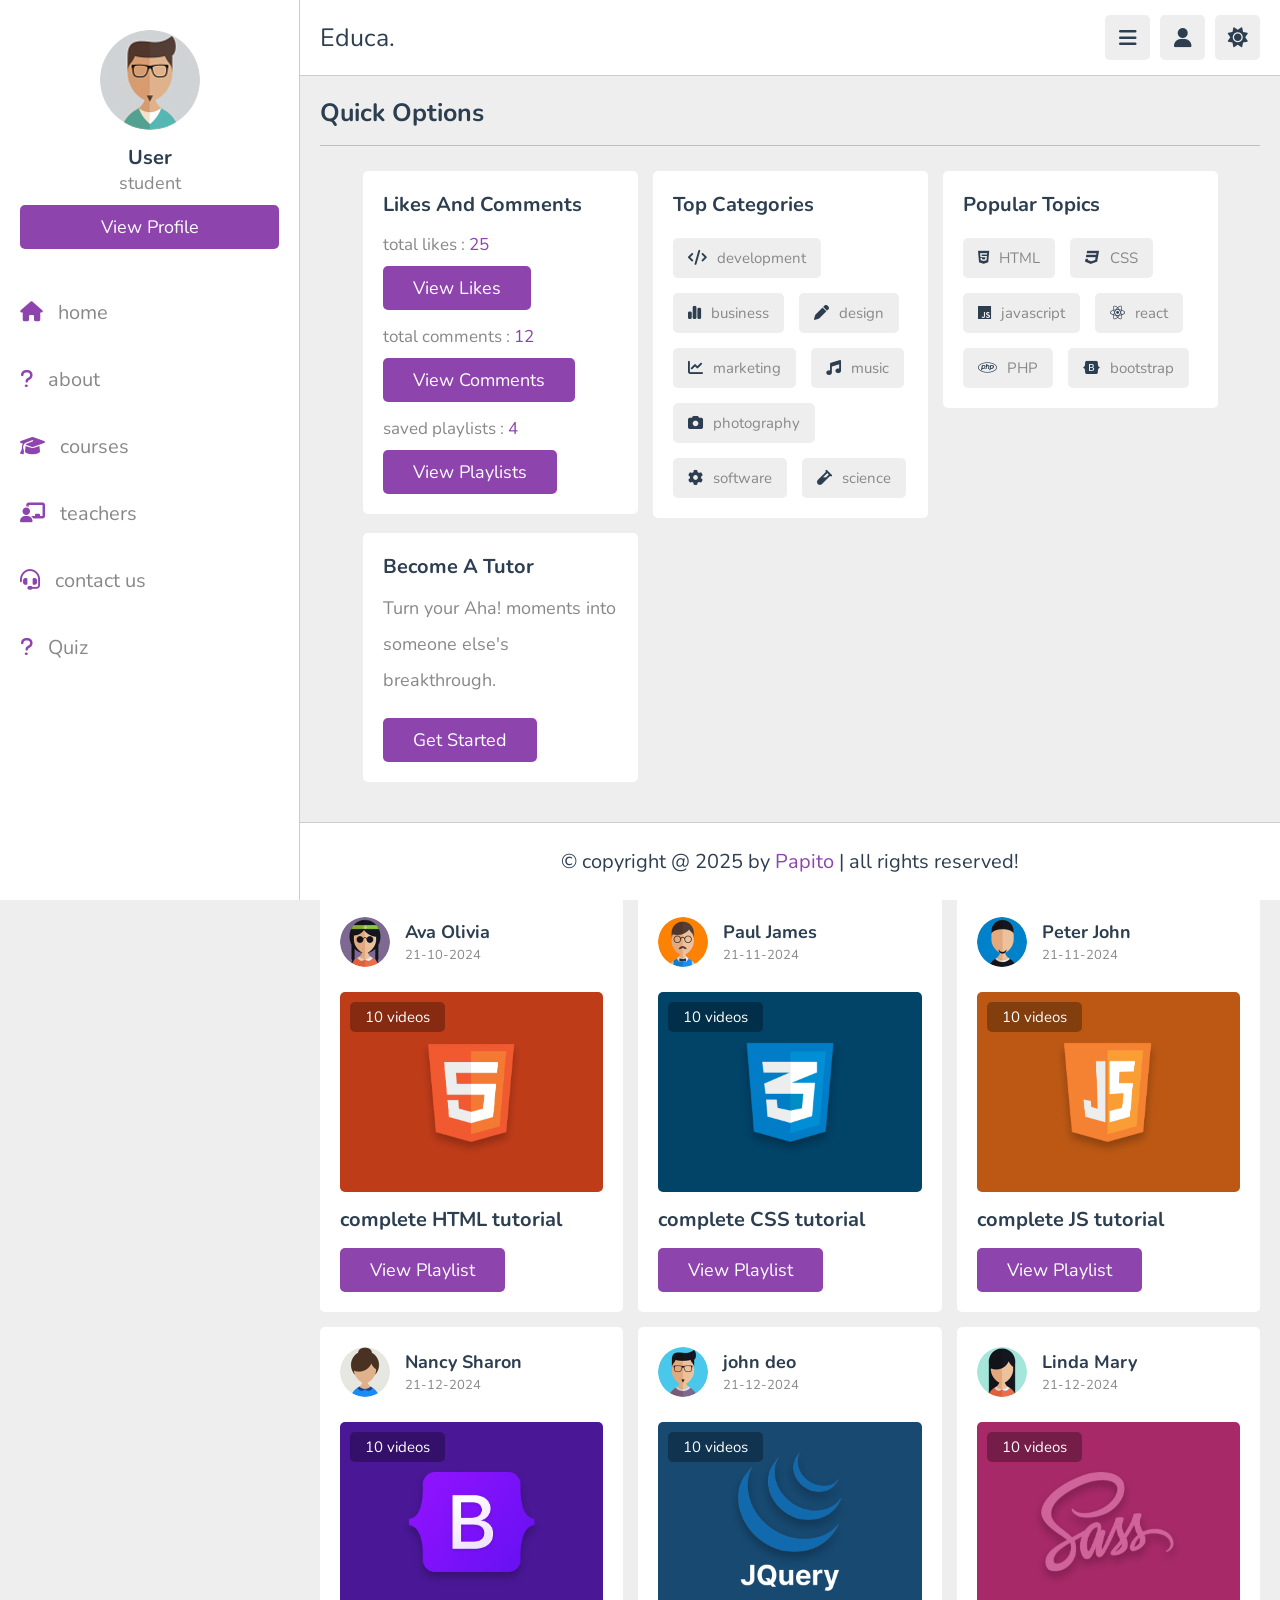
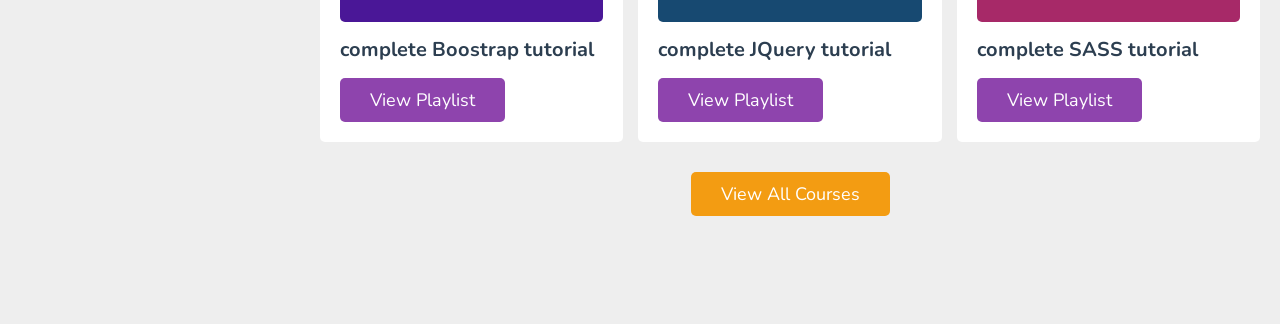
<file: index.html>
<!DOCTYPE html>
<html lang="en">
<head>
   <meta charset="UTF-8">
   <meta http-equiv="X-UA-Compatible" content="IE=edge">
   <meta name="viewport" content="width=device-width, initial-scale=1.0">
   <title>Interactive E-Learning Platform</title>

   <!-- font awesome cdn link  -->
   <link rel="stylesheet" href="https://cdnjs.cloudflare.com/ajax/libs/font-awesome/6.1.2/css/all.min.css">

   <!-- custom css file link  -->
   <link rel="stylesheet" href="css/style.css">

</head>
<body>

<header class="header">
   
   <section class="flex">

      <a href="index.html" class="logo">Educa.</a>

      <!-- <form action="search.html" method="post" class="search-form">
         <input type="text" name="search_box" required placeholder="search courses..." maxlength="100">
         <button type="submit" class="fas fa-search"></button>
      </form> -->

      <div class="icons">
         <div id="menu-btn" class="fas fa-bars"></div>
         <div id="search-btn" class="fas fa-search"></div>
         <div id="user-btn" class="fas fa-user"></div>
         <div id="toggle-btn" class="fas fa-sun"></div>
      </div>

      <div class="profile">
         <img src="images/pic-1.jpg" class="image" alt="">
         <h3 class="name">User</h3>
         <p class="role">student</p>
         <a href="profile.html" class="btn">view profile</a>
         <div class="flex-btn">
            <a href="login.html" class="option-btn">login</a>
            <a href="register.html" class="option-btn">register</a>
         </div>
      </div>

   </section>

</header>   

<div class="side-bar">

   <div id="close-btn">
      <i class="fas fa-times"></i>
   </div>

   <div class="profile">
      <img src="images/pic-1.jpg" class="image" alt="">
      <h3 class="name">User</h3>
      <p class="role">student</p>
      <a href="profile.html" class="btn">view profile</a>
   </div>

   <nav class="navbar">
      <a href="index.html"><i class="fas fa-home"></i><span>home</span></a>
      <a href="about.html"><i class="fas fa-question"></i><span>about</span></a>
      <a href="courses.html"><i class="fas fa-graduation-cap"></i><span>courses</span></a>
      <a href="teachers.html"><i class="fas fa-chalkboard-user"></i><span>teachers</span></a>
      <a href="contact.html"><i class="fas fa-headset"></i><span>contact us</span></a>
      <a href="quiz.html"><i class="fas fa-question"></i><span>Quiz</span></a>
   </nav>

</div>

<section class="home-grid">

   <h1 class="heading">quick options</h1>

   <div class="box-container">

      <div class="box">
         <h3 class="title">likes and comments</h3>
         <p class="likes">total likes : <span>25</span></p>
         <a href="#" class="inline-btn">view likes</a>
         <p class="likes">total comments : <span>12</span></p>
         <a href="#" class="inline-btn">view comments</a>
         <p class="likes">saved playlists : <span>4</span></p>
         <a href="#" class="inline-btn">view playlists</a>
      </div>

      <div class="box">
         <h3 class="title">top categories</h3>
         <div class="flex">
            <a href="#"><i class="fas fa-code"></i><span>development</span></a>
            <a href="#"><i class="fas fa-chart-simple"></i><span>business</span></a>
            <a href="#"><i class="fas fa-pen"></i><span>design</span></a>
            <a href="#"><i class="fas fa-chart-line"></i><span>marketing</span></a>
            <a href="#"><i class="fas fa-music"></i><span>music</span></a>
            <a href="#"><i class="fas fa-camera"></i><span>photography</span></a>
            <a href="#"><i class="fas fa-cog"></i><span>software</span></a>
            <a href="#"><i class="fas fa-vial"></i><span>science</span></a>
         </div>
      </div>

      <div class="box">
         <h3 class="title">popular topics</h3>
         <div class="flex">
            <a href="#"><i class="fab fa-html5"></i><span>HTML</span></a>
            <a href="#"><i class="fab fa-css3"></i><span>CSS</span></a>
            <a href="#"><i class="fab fa-js"></i><span>javascript</span></a>
            <a href="#"><i class="fab fa-react"></i><span>react</span></a>
            <a href="#"><i class="fab fa-php"></i><span>PHP</span></a>
            <a href="#"><i class="fab fa-bootstrap"></i><span>bootstrap</span></a>
         </div>
      </div>

      <div class="box">
         <h3 class="title">become a tutor</h3>
         <p class="tutor">Turn your Aha! moments into someone else's breakthrough.</p>
         <a href="teachers.html" class="inline-btn">get started</a>
      </div>

   </div>

</section>



<section class="courses">

   <h1 class="heading">our courses</h1>

   <div class="box-container">

      <div class="box">
         <div class="tutor">
            <img src="images/pic-2.jpg" alt="">
            <div class="info">
               <h3>Ava Olivia</h3>
               <span>21-10-2024</span>
            </div>
         </div>
         <div class="thumb">
            <img src="images/thumb-1.png" alt="">
            <span>10 videos</span>
         </div>
         <h3 class="title">complete HTML tutorial</h3>
         <a href="playlist.html" class="inline-btn">view playlist</a>
      </div>

      <div class="box">
         <div class="tutor">
            <img src="images/pic-3.jpg" alt="">
            <div class="info">
               <h3>Paul James</h3>
               <span>21-11-2024</span>
            </div>
         </div>
         <div class="thumb">
            <img src="images/thumb-2.png" alt="">
            <span>10 videos</span>
         </div>
         <h3 class="title">complete CSS tutorial</h3>
         <a href="playlist.html" class="inline-btn">view playlist</a>
      </div>

      <div class="box">
         <div class="tutor">
            <img src="images/pic-4.jpg" alt="">
            <div class="info">
               <h3>Peter John</h3>
               <span>21-11-2024</span>
            </div>
         </div>
         <div class="thumb">
            <img src="images/thumb-3.png" alt="">
            <span>10 videos</span>
         </div>
         <h3 class="title">complete JS tutorial</h3>
         <a href="playlist.html" class="inline-btn">view playlist</a>
      </div>

      <div class="box">
         <div class="tutor">
            <img src="images/pic-5.jpg" alt="">
            <div class="info">
               <h3>Nancy Sharon</h3>
               <span>21-12-2024</span>
            </div>
         </div>
         <div class="thumb">
            <img src="images/thumb-4.png" alt="">
            <span>10 videos</span>
         </div>
         <h3 class="title">complete Boostrap tutorial</h3>
         <a href="playlist.html" class="inline-btn">view playlist</a>
      </div>

      <div class="box">
         <div class="tutor">
            <img src="images/pic-6.jpg" alt="">
            <div class="info">
               <h3>john deo</h3>
               <span>21-12-2024</span>
            </div>
         </div>
         <div class="thumb">
            <img src="images/thumb-5.png" alt="">
            <span>10 videos</span>
         </div>
         <h3 class="title">complete JQuery tutorial</h3>
         <a href="playlist.html" class="inline-btn">view playlist</a>
      </div>

      <div class="box">
         <div class="tutor">
            <img src="images/pic-7.jpg" alt="">
            <div class="info">
               <h3>Linda Mary</h3>
               <span>21-12-2024</span>
            </div>
         </div>
         <div class="thumb">
            <img src="images/thumb-6.png" alt="">
            <span>10 videos</span>
         </div>
         <h3 class="title">complete SASS tutorial</h3>
         <a href="playlist.html" class="inline-btn">view playlist</a>
      </div>

   </div>

   <div class="more-btn">
      <a href="courses.html" class="inline-option-btn">view all courses</a>
   </div>

</section>















<footer class="footer">

   &copy; copyright @ 2025 by <span>Papito</span> | all rights reserved!

</footer>

<!-- custom js file link  -->
<script src="js/script.js"></script>

   
</body>
</html>
</file>
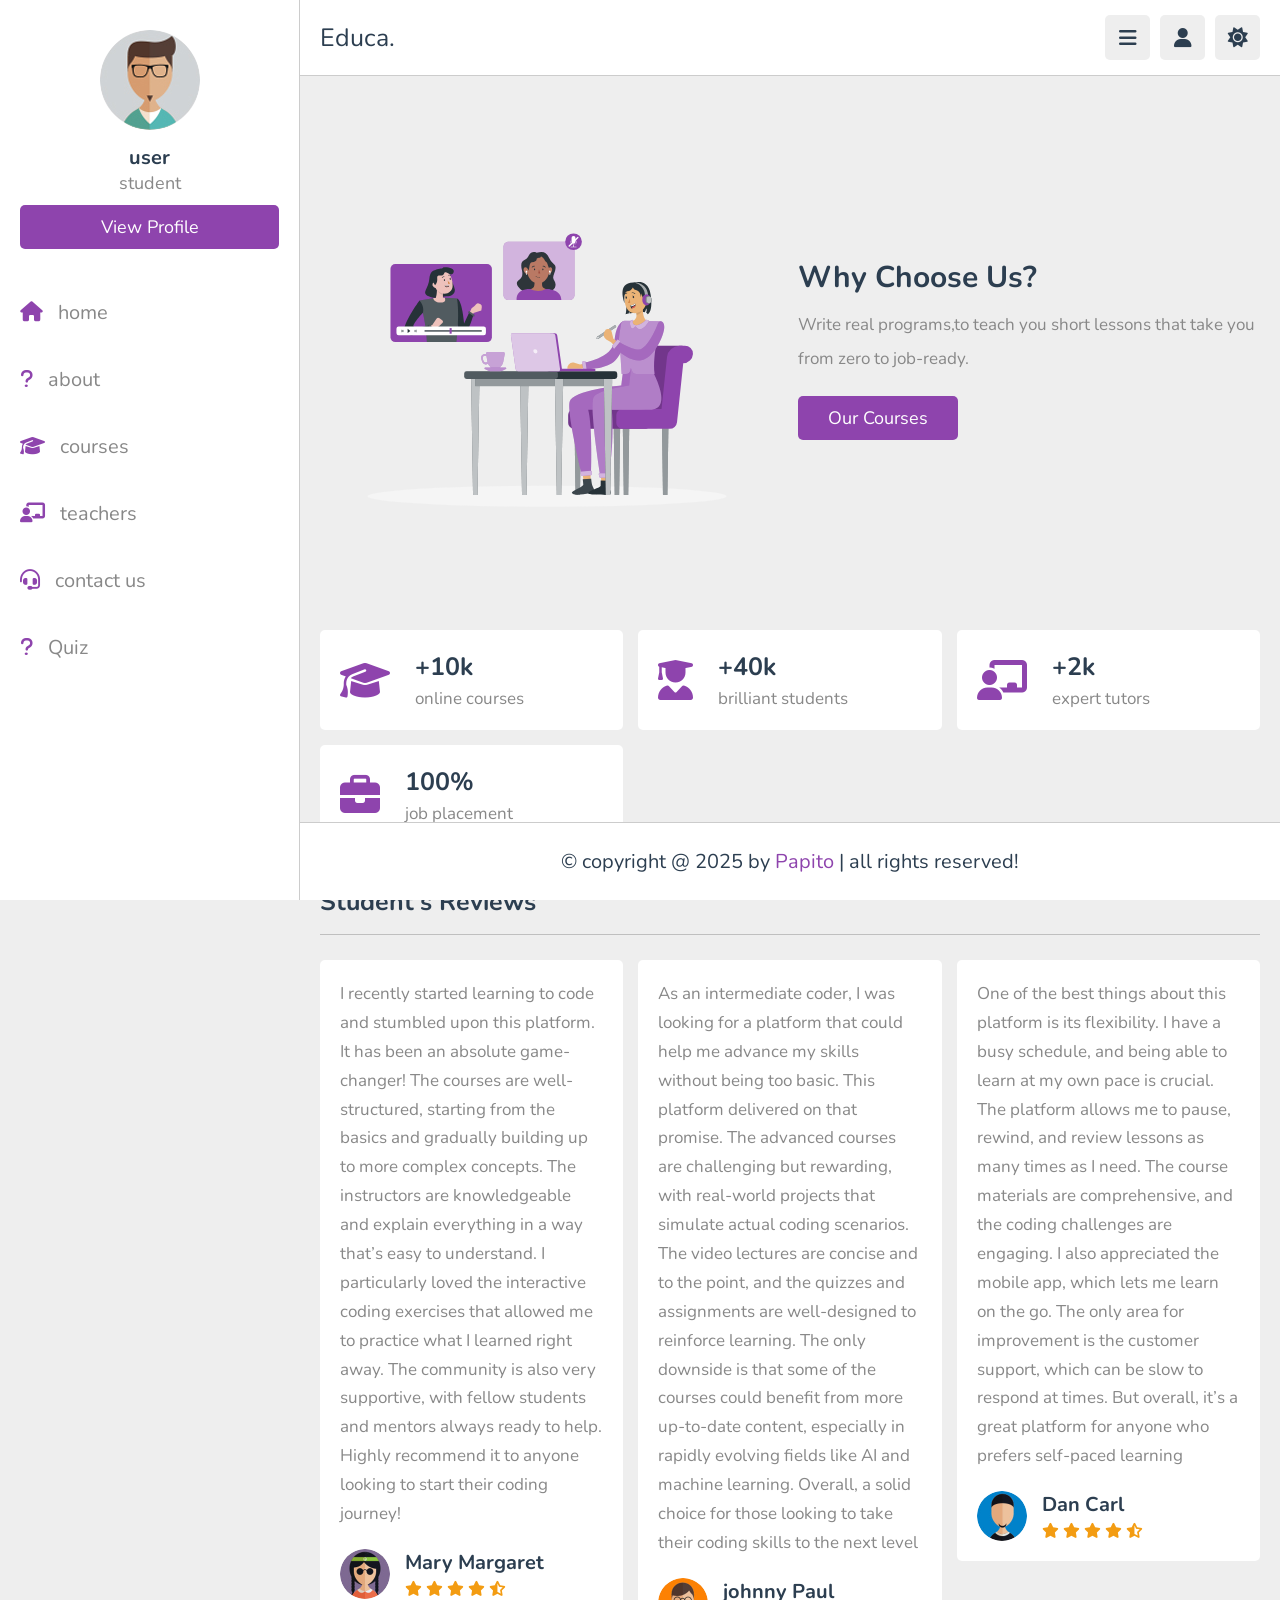
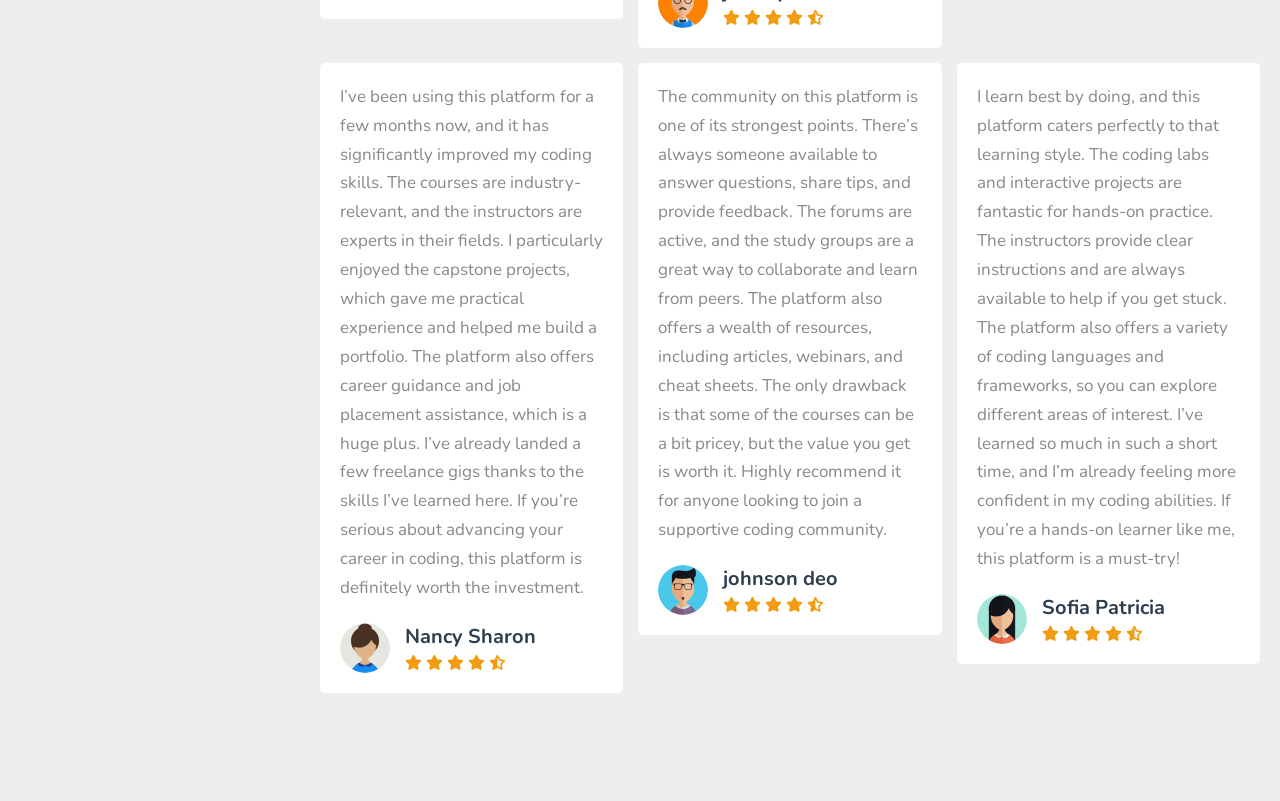
<file: about.html>
<!DOCTYPE html>
<html lang="en">
<head>
   <meta charset="UTF-8">
   <meta http-equiv="X-UA-Compatible" content="IE=edge">
   <meta name="viewport" content="width=device-width, initial-scale=1.0">
   <title>about us</title>

   <!-- font awesome cdn link  -->
   <link rel="stylesheet" href="https://cdnjs.cloudflare.com/ajax/libs/font-awesome/6.1.2/css/all.min.css">

   <!-- custom css file link  -->
   <link rel="stylesheet" href="css/style.css">

</head>
<body>

<header class="header">
   
   <section class="flex">

      <a href="index.html" class="logo">Educa.</a>

      <!-- <form action="search.html" method="post" class="search-form">
         <input type="text" name="search_box" required placeholder="search courses..." maxlength="100">
         <button type="submit" class="fas fa-search"></button>
      </form> -->

      <div class="icons">
         <div id="menu-btn" class="fas fa-bars"></div>
         <div id="search-btn" class="fas fa-search"></div>
         <div id="user-btn" class="fas fa-user"></div>
         <div id="toggle-btn" class="fas fa-sun"></div>
      </div>

      <div class="profile">
         <img src="images/pic-1.jpg" class="image" alt="">
         <h3 class="name">user</h3>
         <p class="role">student</p>
         <a href="profile.html" class="btn">view profile</a>
         <div class="flex-btn">
            <a href="login.html" class="option-btn">login</a>
            <a href="register.html" class="option-btn">register</a>
         </div>
      </div>

   </section>

</header>   

<div class="side-bar">

   <div id="close-btn">
      <i class="fas fa-times"></i>
   </div>

   <div class="profile">
      <img src="images/pic-1.jpg" class="image" alt="">
      <h3 class="name">user</h3>
      <p class="role">student</p>
      <a href="profile.html" class="btn">view profile</a>
   </div>

   <nav class="navbar">
      <a href="index.html"><i class="fas fa-home"></i><span>home</span></a>
      <a href="about.html"><i class="fas fa-question"></i><span>about</span></a>
      <a href="courses.html"><i class="fas fa-graduation-cap"></i><span>courses</span></a>
      <a href="teachers.html"><i class="fas fa-chalkboard-user"></i><span>teachers</span></a>
      <a href="contact.html"><i class="fas fa-headset"></i><span>contact us</span></a>
      <a href="quiz.html"><i class="fas fa-question"></i><span>Quiz</span></a>
   </nav>

</div>

<section class="about">

   <div class="row">

      <div class="image">
         <img src="images/about-img.svg" alt="">
      </div>

      <div class="content">
         <h3>why choose us?</h3>
         <p>Write real programs,to teach you short lessons that take you from zero to job-ready.</p>
         <a href="courses.html" class="inline-btn">our courses</a>
      </div>

   </div>

   <div class="box-container">

      <div class="box">
         <i class="fas fa-graduation-cap"></i>
         <div>
            <h3>+10k</h3>
            <p>online courses</p>
         </div>
      </div>

      <div class="box">
         <i class="fas fa-user-graduate"></i>
         <div>
            <h3>+40k</h3>
            <p>brilliant students</p>
         </div>
      </div>

      <div class="box">
         <i class="fas fa-chalkboard-user"></i>
         <div>
            <h3>+2k</h3>
            <p>expert tutors</p>
         </div>
      </div>

      <div class="box">
         <i class="fas fa-briefcase"></i>
         <div>
            <h3>100%</h3>
            <p>job placement</p>
         </div>
      </div>

   </div>

</section> 

<section class="reviews">

   <h1 class="heading">student's reviews</h1>

   <div class="box-container">

      <div class="box">
         <p>I recently started learning to code and stumbled upon this platform. It has been an absolute game-changer! The courses are well-structured, starting from the basics and gradually building up to more complex concepts. The instructors are knowledgeable and explain everything in a way that’s easy to understand. I particularly loved the interactive coding exercises that allowed me to practice what I learned right away. The community is also very supportive, with fellow students and mentors always ready to help. Highly recommend it to anyone looking to start their coding journey!</p>
         <div class="student">
            <img src="images/pic-2.jpg" alt="">
            <div>
               <h3>Mary Margaret</h3>
               <div class="stars">
                  <i class="fas fa-star"></i>
                  <i class="fas fa-star"></i>
                  <i class="fas fa-star"></i>
                  <i class="fas fa-star"></i>
                  <i class="fas fa-star-half-alt"></i>
               </div>
            </div>
         </div>
      </div>

      <div class="box">
         <p>As an intermediate coder, I was looking for a platform that could help me advance my skills without being too basic. This platform delivered on that promise. The advanced courses are challenging but rewarding, with real-world projects that simulate actual coding scenarios. The video lectures are concise and to the point, and the quizzes and assignments are well-designed to reinforce learning. The only downside is that some of the courses could benefit from more up-to-date content, especially in rapidly evolving fields like AI and machine learning. Overall, a solid choice for those looking to take their coding skills to the next level</p>
         <div class="student">
            <img src="images/pic-3.jpg" alt="">
            <div>
               <h3>johnny Paul</h3>
               <div class="stars">
                  <i class="fas fa-star"></i>
                  <i class="fas fa-star"></i>
                  <i class="fas fa-star"></i>
                  <i class="fas fa-star"></i>
                  <i class="fas fa-star-half-alt"></i>
               </div>
            </div>
         </div>
      </div>

      <div class="box">
         <p>One of the best things about this platform is its flexibility. I have a busy schedule, and being able to learn at my own pace is crucial. The platform allows me to pause, rewind, and review lessons as many times as I need. The course materials are comprehensive, and the coding challenges are engaging. I also appreciated the mobile app, which lets me learn on the go. The only area for improvement is the customer support, which can be slow to respond at times. But overall, it’s a great platform for anyone who prefers self-paced learning</p>
         <div class="student">
            <img src="images/pic-4.jpg" alt="">
            <div>
               <h3>Dan Carl</h3>
               <div class="stars">
                  <i class="fas fa-star"></i>
                  <i class="fas fa-star"></i>
                  <i class="fas fa-star"></i>
                  <i class="fas fa-star"></i>
                  <i class="fas fa-star-half-alt"></i>
               </div>
            </div>
         </div>
      </div>

      <div class="box">
         <p>I’ve been using this platform for a few months now, and it has significantly improved my coding skills. The courses are industry-relevant, and the instructors are experts in their fields. I particularly enjoyed the capstone projects, which gave me practical experience and helped me build a portfolio. The platform also offers career guidance and job placement assistance, which is a huge plus. I’ve already landed a few freelance gigs thanks to the skills I’ve learned here. If you’re serious about advancing your career in coding, this platform is definitely worth the investment.</p>
         <div class="student">
            <img src="images/pic-5.jpg" alt="">
            <div>
               <h3>Nancy Sharon</h3>
               <div class="stars">
                  <i class="fas fa-star"></i>
                  <i class="fas fa-star"></i>
                  <i class="fas fa-star"></i>
                  <i class="fas fa-star"></i>
                  <i class="fas fa-star-half-alt"></i>
               </div>
            </div>
         </div>
      </div>

      <div class="box">
         <p>The community on this platform is one of its strongest points. There’s always someone available to answer questions, share tips, and provide feedback. The forums are active, and the study groups are a great way to collaborate and learn from peers. The platform also offers a wealth of resources, including articles, webinars, and cheat sheets. The only drawback is that some of the courses can be a bit pricey, but the value you get is worth it. Highly recommend it for anyone looking to join a supportive coding community.</p>
         <div class="student">
            <img src="images/pic-6.jpg" alt="">
            <div>
               <h3>johnson deo </h3>
               <div class="stars">
                  <i class="fas fa-star"></i>
                  <i class="fas fa-star"></i>
                  <i class="fas fa-star"></i>
                  <i class="fas fa-star"></i>
                  <i class="fas fa-star-half-alt"></i>
               </div>
            </div>
         </div>
      </div>

      <div class="box">
         <p>I learn best by doing, and this platform caters perfectly to that learning style. The coding labs and interactive projects are fantastic for hands-on practice. The instructors provide clear instructions and are always available to help if you get stuck. The platform also offers a variety of coding languages and frameworks, so you can explore different areas of interest. I’ve learned so much in such a short time, and I’m already feeling more confident in my coding abilities. If you’re a hands-on learner like me, this platform is a must-try!</p>
         <div class="student">
            <img src="images/pic-7.jpg" alt="">
            <div>
               <h3>Sofia Patricia</h3>
               <div class="stars">
                  <i class="fas fa-star"></i>
                  <i class="fas fa-star"></i>
                  <i class="fas fa-star"></i>
                  <i class="fas fa-star"></i>
                  <i class="fas fa-star-half-alt"></i>
               </div>
            </div>
         </div>
      </div>

   </div>

</section>













<footer class="footer">

   &copy; copyright @ 2025 by <span>Papito</span> | all rights reserved!

</footer>

<!-- custom js file link  -->
<script src="js/script.js"></script>

   
</body>
</html>
</file>
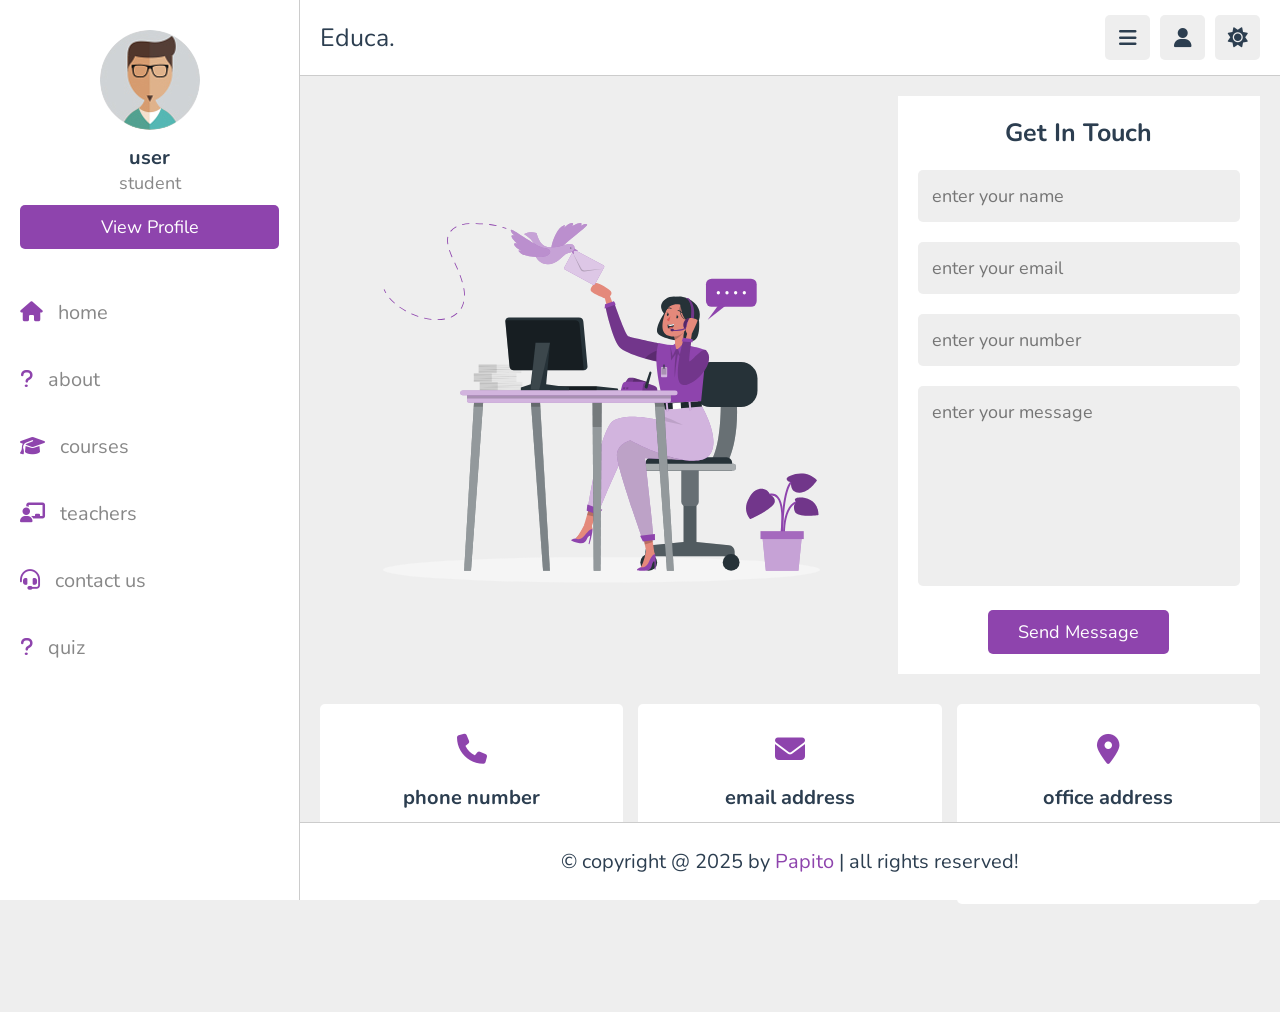
<file: contact.html>
<!DOCTYPE html>
<html lang="en">
<head>
   <meta charset="UTF-8">
   <meta http-equiv="X-UA-Compatible" content="IE=edge">
   <meta name="viewport" content="width=device-width, initial-scale=1.0">
   <title>contact us</title>

   <!-- font awesome cdn link  -->
   <link rel="stylesheet" href="https://cdnjs.cloudflare.com/ajax/libs/font-awesome/6.1.2/css/all.min.css">

   <!-- custom css file link  -->
   <link rel="stylesheet" href="css/style.css">

</head>
<body>

<header class="header">
   
   <section class="flex">

      <a href="index.html" class="logo">Educa.</a>
<!-- 
      <form action="search.html" method="post" class="search-form">
         <input type="text" name="search_box" required placeholder="search courses..." maxlength="100">
         <button type="submit" class="fas fa-search"></button>
      </form> -->

      <div class="icons">
         <div id="menu-btn" class="fas fa-bars"></div>
         <div id="search-btn" class="fas fa-search"></div>
         <div id="user-btn" class="fas fa-user"></div>
         <div id="toggle-btn" class="fas fa-sun"></div>
      </div>

      <div class="profile">
         <img src="images/pic-1.jpg" class="image" alt="">
         <h3 class="name">user</h3>
         <p class="role">student</p>
         <a href="profile.html" class="btn">view profile</a>
         <div class="flex-btn">
            <a href="login.html" class="option-btn">login</a>
            <a href="register.html" class="option-btn">register</a>
         </div>
      </div>

   </section>

</header>   

<div class="side-bar">

   <div id="close-btn">
      <i class="fas fa-times"></i>
   </div>

   <div class="profile">
      <img src="images/pic-1.jpg" class="image" alt="">
      <h3 class="name">user</h3>
      <p class="role">student</p>
      <a href="profile.html" class="btn">view profile</a>
   </div>

   <nav class="navbar">
      <a href="index.html"><i class="fas fa-home"></i><span>home</span></a>
      <a href="about.html"><i class="fas fa-question"></i><span>about</span></a>
      <a href="courses.html"><i class="fas fa-graduation-cap"></i><span>courses</span></a>
      <a href="teachers.html"><i class="fas fa-chalkboard-user"></i><span>teachers</span></a>
      <a href="contact.html"><i class="fas fa-headset"></i><span>contact us</span></a>
      <a href="quiz.html"><i class="fas fa-question"></i><span>quiz</span></a>
   </nav>

</div>

<section class="contact">

   <div class="row">

      <div class="image">
         <img src="images/contact-img.svg" alt="">
      </div>

      <form action="" method="post">
         <h3>get in touch</h3>
         <input type="text" placeholder="enter your name" name="name" required maxlength="50" class="box">
         <input type="email" placeholder="enter your email" name="email" required maxlength="50" class="box">
         <input type="number" placeholder="enter your number" name="number" required maxlength="50" class="box">
         <textarea name="msg" class="box" placeholder="enter your message" required maxlength="1000" cols="30" rows="10"></textarea>
         <input type="submit" value="send message" class="inline-btn" name="submit">
      </form>

   </div>

   <div class="box-container">

      <div class="box">
         <i class="fas fa-phone"></i>
         <h3>phone number</h3>
         <a href="tel:https://wa.me/+2348143535266">081-435-35266</a>
         <!-- <a href="tel:1112223333">111-222-3333</a> -->
      </div>
      
      <div class="box">
         <i class="fas fa-envelope"></i>
         <h3>email address</h3>
         <a href="mailto:sodiqjimoh478@gmail.com">sodiqjimoh478@gmail.com</a>
         <!-- <a href="mailto:anasbhai@gmail.com">anasbhiai@gmail.come</a> -->
      </div>

      <div class="box">
         <i class="fas fa-map-marker-alt"></i>
         <h3>office address</h3>
         <a href="#">2b,Adetola adelaja Meiran Lagos Nigeria</a>
      </div>

   </div>

</section>














<footer class="footer">

   &copy; copyright @ 2025 by <span>Papito</span> | all rights reserved!

</footer>

<!-- custom js file link  -->
<script src="js/script.js"></script>

   
</body>
</html>
</file>
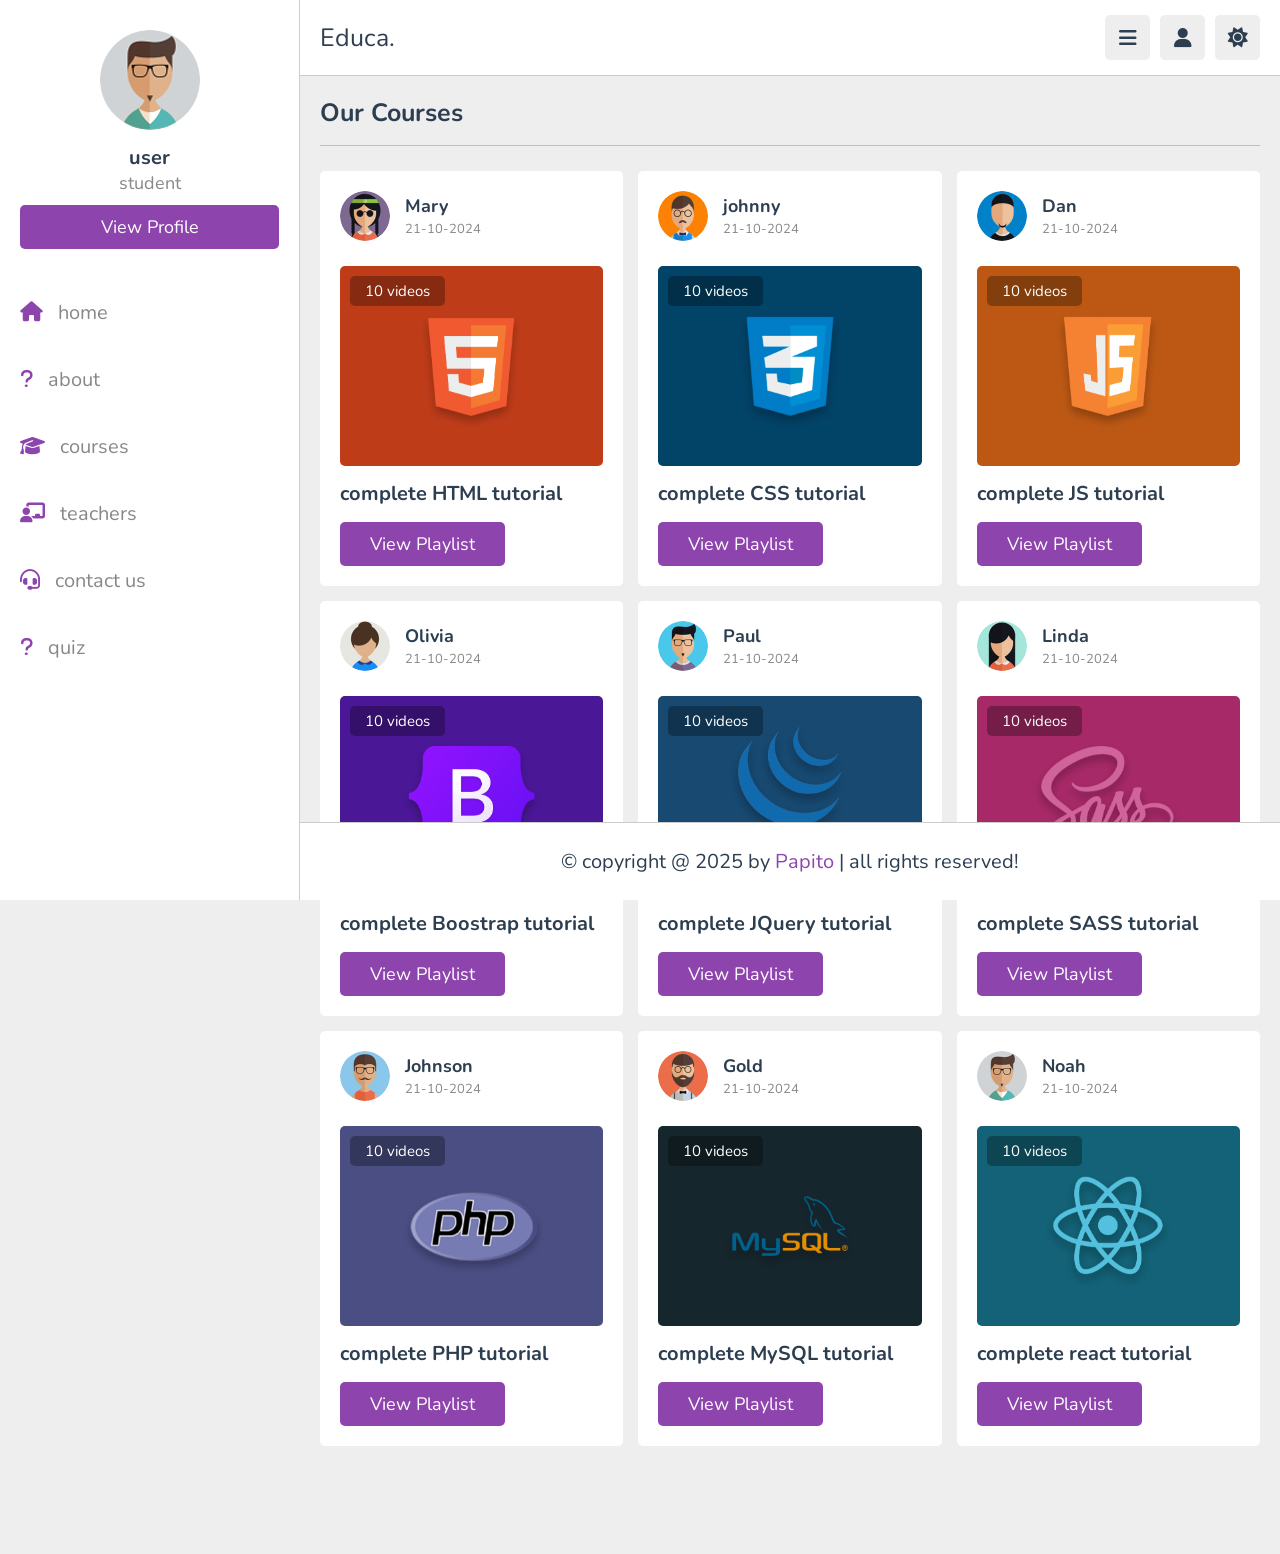
<file: courses.html>
<!DOCTYPE html>
<html lang="en">
<head>
   <meta charset="UTF-8">
   <meta http-equiv="X-UA-Compatible" content="IE=edge">
   <meta name="viewport" content="width=device-width, initial-scale=1.0">
   <title>courses</title>

   <!-- font awesome cdn link  -->
   <link rel="stylesheet" href="https://cdnjs.cloudflare.com/ajax/libs/font-awesome/6.1.2/css/all.min.css">

   <!-- custom css file link  -->
   <link rel="stylesheet" href="css/style.css">

</head>
<body>

<header class="header">
   
   <section class="flex">

      <a href="index.html" class="logo">Educa.</a>

      <!-- <form action="courses.html" method="post" class="search-form">
         <input type="text" name="search_box" required placeholder="search courses..." maxlength="100">
         <button type="submit" class="fas fa-search"></button>
      </form> -->

      <div class="icons">
         <div id="menu-btn" class="fas fa-bars"></div>
         <div id="search-btn" class="fas fa-search"></div>
         <div id="user-btn" class="fas fa-user"></div>
         <div id="toggle-btn" class="fas fa-sun"></div>
      </div>

      <div class="profile">
         <img src="images/pic-1.jpg" class="image" alt="">
         <h3 class="name">user</h3>
         <p class="role">student</p>
         <a href="profile.html" class="btn">view profile</a>
         <div class="flex-btn">
            <a href="login.html" class="option-btn">login</a>
            <a href="register.html" class="option-btn">register</a>
         </div>
      </div>

   </section>

</header>   

<div class="side-bar">

   <div id="close-btn">
      <i class="fas fa-times"></i>
   </div>

   <div class="profile">
      <img src="images/pic-1.jpg" class="image" alt="">
      <h3 class="name">user</h3>
      <p class="role">student</p>
      <a href="profile.html" class="btn">view profile</a>
   </div>

   <nav class="navbar">
      <a href="index.html"><i class="fas fa-home"></i><span>home</span></a>
      <a href="about.html"><i class="fas fa-question"></i><span>about</span></a>
      <a href="courses.html"><i class="fas fa-graduation-cap"></i><span>courses</span></a>
      <a href="teachers.html"><i class="fas fa-chalkboard-user"></i><span>teachers</span></a>
      <a href="contact.html"><i class="fas fa-headset"></i><span>contact us</span></a>
      <a href="quiz.html"><i class="fas fa-question"></i><span>quiz</span></a>
   </nav>

</div>

<section class="courses">

   <h1 class="heading">our courses</h1>

   <div class="box-container">

      <div class="box">
         <div class="tutor">
            <img src="images/pic-2.jpg" alt="">
            <div class="info">
               <h3>Mary</h3>
               <span>21-10-2024</span>
            </div>
         </div>
         <div class="thumb">
            <img src="images/thumb-1.png" alt="">
            <span>10 videos</span>
         </div>
         <h3 class="title">complete HTML tutorial</h3>
         <a href="playlist.html" class="inline-btn">view playlist</a>
      </div>

      <div class="box">
         <div class="tutor">
            <img src="images/pic-3.jpg" alt="">
            <div class="info">
               <h3>johnny</h3>
               <span>21-10-2024</span>
            </div>
         </div>
         <div class="thumb">
            <img src="images/thumb-2.png" alt="">
            <span>10 videos</span>
         </div>
         <h3 class="title">complete CSS tutorial</h3>
         <a href="playlist.html" class="inline-btn">view playlist</a>
      </div>

      <div class="box">
         <div class="tutor">
            <img src="images/pic-4.jpg" alt="">
            <div class="info">
               <h3>Dan</h3>
               <span>21-10-2024</span>
            </div>
         </div>
         <div class="thumb">
            <img src="images/thumb-3.png" alt="">
            <span>10 videos</span>
         </div>
         <h3 class="title">complete JS tutorial</h3>
         <a href="playlist.html" class="inline-btn">view playlist</a>
      </div>

      <div class="box">
         <div class="tutor">
            <img src="images/pic-5.jpg" alt="">
            <div class="info">
               <h3>Olivia</h3>
               <span>21-10-2024</span>
            </div>
         </div>
         <div class="thumb">
            <img src="images/thumb-4.png" alt="">
            <span>10 videos</span>
         </div>
         <h3 class="title">complete Boostrap tutorial</h3>
         <a href="playlist.html" class="inline-btn">view playlist</a>
      </div>

      <div class="box">
         <div class="tutor">
            <img src="images/pic-6.jpg" alt="">
            <div class="info">
               <h3>Paul</h3>
               <span>21-10-2024</span>
            </div>
         </div>
         <div class="thumb">
            <img src="images/thumb-5.png" alt="">
            <span>10 videos</span>
         </div>
         <h3 class="title">complete JQuery tutorial</h3>
         <a href="playlist.html" class="inline-btn">view playlist</a>
      </div>

      <div class="box">
         <div class="tutor">
            <img src="images/pic-7.jpg" alt="">
            <div class="info">
               <h3>Linda</h3>
               <span>21-10-2024</span>
            </div>
         </div>
         <div class="thumb">
            <img src="images/thumb-6.png" alt="">
            <span>10 videos</span>
         </div>
         <h3 class="title">complete SASS tutorial</h3>
         <a href="playlist.html" class="inline-btn">view playlist</a>
      </div>

      <div class="box">
         <div class="tutor">
            <img src="images/pic-8.jpg" alt="">
            <div class="info">
               <h3>Johnson</h3>
               <span>21-10-2024</span>
            </div>
         </div>
         <div class="thumb">
            <img src="images/thumb-7.png" alt="">
            <span>10 videos</span>
         </div>
         <h3 class="title">complete PHP tutorial</h3>
         <a href="playlist.html" class="inline-btn">view playlist</a>
      </div>

      <div class="box">
         <div class="tutor">
            <img src="images/pic-9.jpg" alt="">
            <div class="info">
               <h3>Gold</h3>
               <span>21-10-2024</span>
            </div>
         </div>
         <div class="thumb">
            <img src="images/thumb-8.png" alt="">
            <span>10 videos</span>
         </div>
         <h3 class="title">complete MySQL tutorial</h3>
         <a href="playlist.html" class="inline-btn">view playlist</a>
      </div>

      <div class="box">
         <div class="tutor">
            <img src="images/pic-1.jpg" alt="">
            <div class="info">
               <h3>Noah</h3>
               <span>21-10-2024</span>
            </div>
         </div>
         <div class="thumb">
            <img src="images/thumb-9.png" alt="">
            <span>10 videos</span>
         </div>
         <h3 class="title">complete react tutorial</h3>
         <a href="playlist.html" class="inline-btn">view playlist</a>
      </div>

   </div>

</section>














<footer class="footer">

   &copy; copyright @ 2025 by <span>Papito</span> | all rights reserved!

</footer>

<!-- custom js file link  -->
<script src="js/script.js"></script>

   
</body>
</html>
</file>
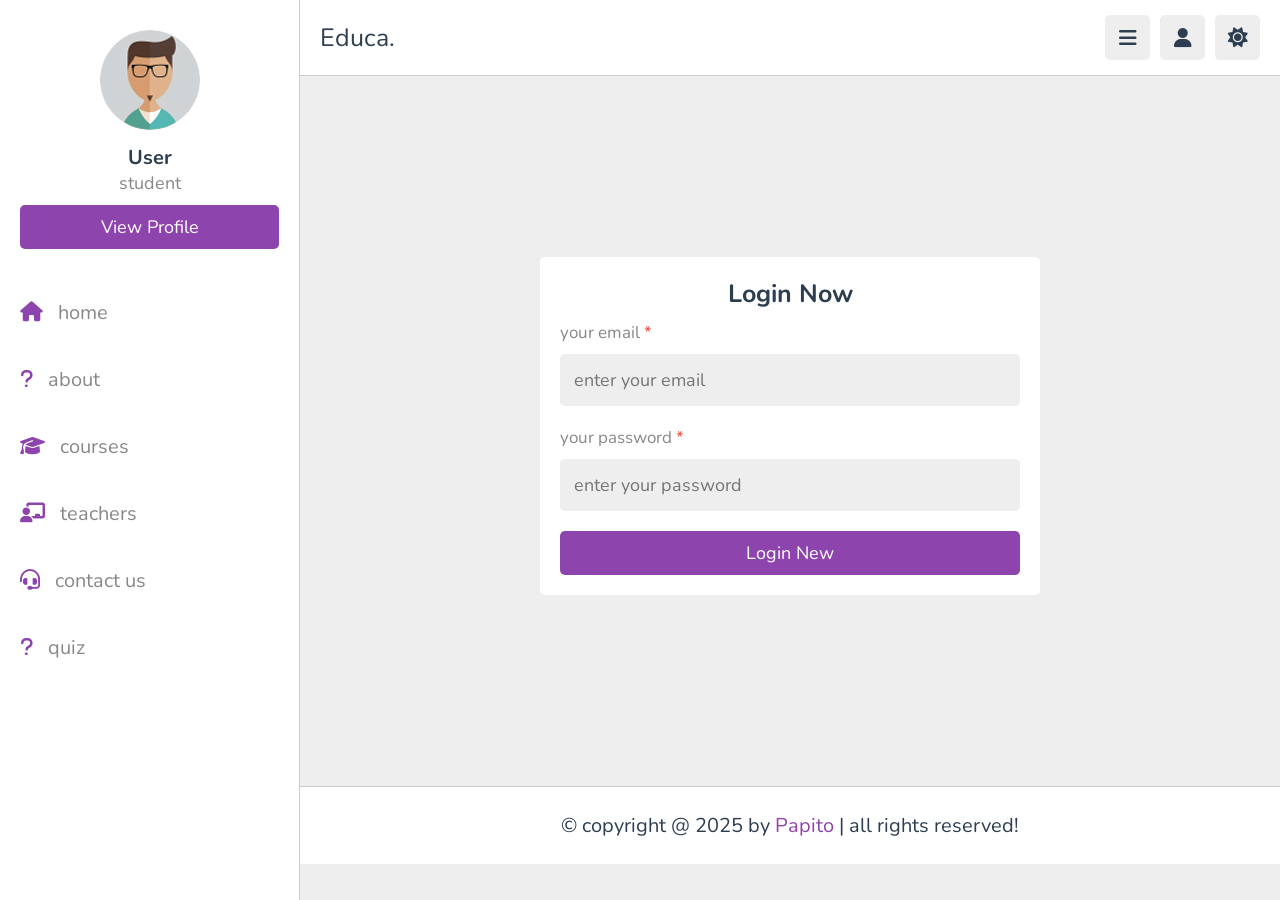
<file: login.html>
<!DOCTYPE html>
<html lang="en">
<head>
   <meta charset="UTF-8">
   <meta http-equiv="X-UA-Compatible" content="IE=edge">
   <meta name="viewport" content="width=device-width, initial-scale=1.0">
   <title>login</title>

   <!-- font awesome cdn link  -->
   <link rel="stylesheet" href="https://cdnjs.cloudflare.com/ajax/libs/font-awesome/6.1.2/css/all.min.css">

   <!-- custom css file link  -->
   <link rel="stylesheet" href="css/style.css">

</head>
<body>

<header class="header">
   
   <section class="flex">

      <a href="index.html" class="logo">Educa.</a>

      <!-- <form action="search.html" method="post" class="search-form">
         <input type="text" name="search_box" required placeholder="search courses..." maxlength="100">
         <button type="submit" class="fas fa-search"></button>
      </form> -->

      <div class="icons">
         <div id="menu-btn" class="fas fa-bars"></div>
         <div id="search-btn" class="fas fa-search"></div>
         <div id="user-btn" class="fas fa-user"></div>
         <div id="toggle-btn" class="fas fa-sun"></div>
      </div>

      <div class="profile">
         <img src="images/pic-1.jpg" class="image" alt="">
         <h3 class="name">User</h3>
         <p class="role">student</p>
         <a href="profile.html" class="btn">view profile</a>
         <div class="flex-btn">
            <a href="login.html" class="option-btn">login</a>
            <a href="register.html" class="option-btn">register</a>
         </div>
      </div>

   </section>

</header>   

<div class="side-bar">

   <div id="close-btn">
      <i class="fas fa-times"></i>
   </div>

   <div class="profile">
      <img src="images/pic-1.jpg" class="image" alt="">
      <h3 class="name">User</h3>
      <p class="role">student</p>
      <a href="profile.html" class="btn">view profile</a>
   </div>

   <nav class="navbar">
      <a href="index.html"><i class="fas fa-home"></i><span>home</span></a>
      <a href="about.html"><i class="fas fa-question"></i><span>about</span></a>
      <a href="courses.html"><i class="fas fa-graduation-cap"></i><span>courses</span></a>
      <a href="teachers.html"><i class="fas fa-chalkboard-user"></i><span>teachers</span></a>
      <a href="contact.html"><i class="fas fa-headset"></i><span>contact us</span></a>
      <a href="quiz.html"><i class="fas fa-question"></i><span>quiz</span></a>
   </nav>

</div>

<section class="form-container">

   <form action="" method="post" enctype="multipart/form-data">
      <h3>login now</h3>
      <p>your email <span>*</span></p>
      <input type="email" name="email" placeholder="enter your email" required maxlength="50" class="box">
      <p>your password <span>*</span></p>
      <input type="password" name="pass" placeholder="enter your password" required maxlength="20" class="box">
      <input type="submit" value="login new" name="submit" class="btn">
   </form>

</section>















<footer class="footer">

   &copy; copyright @ 2025 by <span>Papito</span> | all rights reserved!

</footer>

<!-- custom js file link  -->
<script src="js/script.js"></script>

   
</body>
</html>
</file>
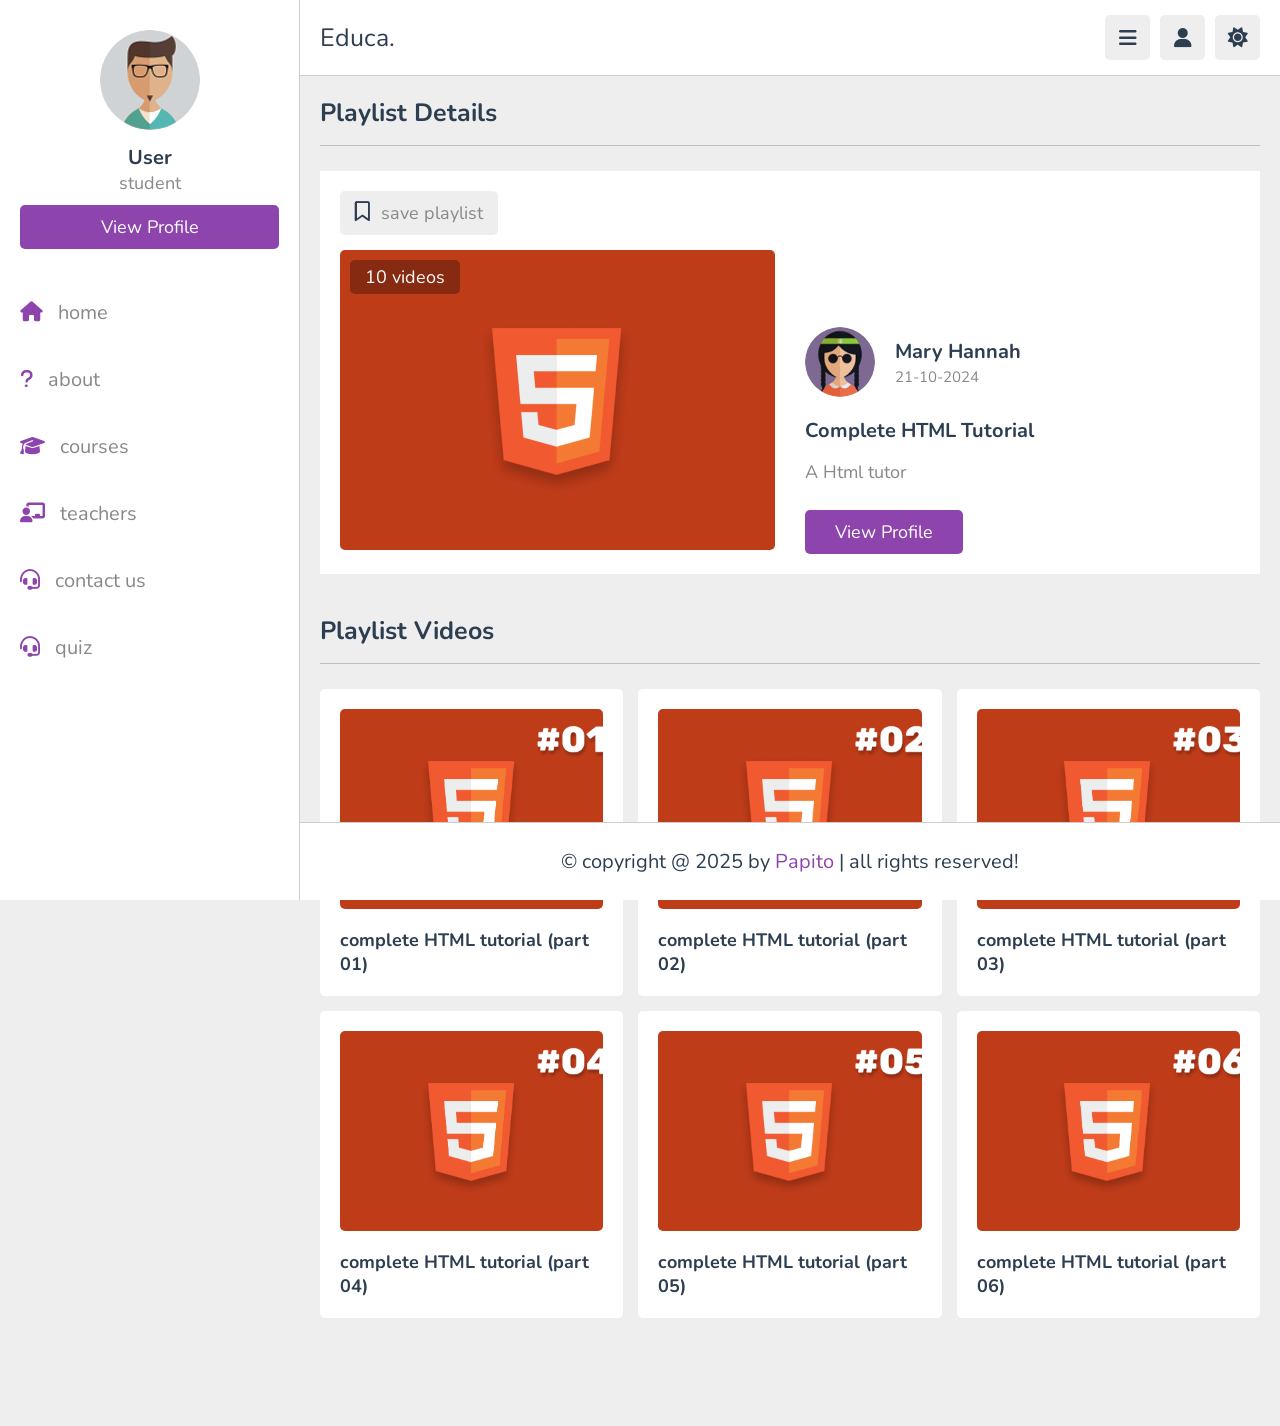
<file: playlist.html>
<!DOCTYPE html>
<html lang="en">
<head>
   <meta charset="UTF-8">
   <meta http-equiv="X-UA-Compatible" content="IE=edge">
   <meta name="viewport" content="width=device-width, initial-scale=1.0">
   <title>video playlist</title>

   <!-- font awesome cdn link  -->
   <link rel="stylesheet" href="https://cdnjs.cloudflare.com/ajax/libs/font-awesome/6.1.2/css/all.min.css">

   <!-- custom css file link  -->
   <link rel="stylesheet" href="css/style.css">

</head>
<body>

<header class="header">
   
   <section class="flex">

      <a href="index.html" class="logo">Educa.</a>

      <!-- <form action="search.html" method="post" class="search-form">
         <input type="text" name="search_box" required placeholder="search courses..." maxlength="100">
         <button type="submit" class="fas fa-search"></button>
      </form> -->

      <div class="icons">
         <div id="menu-btn" class="fas fa-bars"></div>
         <div id="search-btn" class="fas fa-search"></div>
         <div id="user-btn" class="fas fa-user"></div>
         <div id="toggle-btn" class="fas fa-sun"></div>
      </div>

      <div class="profile">
         <img src="images/pic-1.jpg" class="image" alt="">
         <h3 class="name">User</h3>
         <p class="role">student</p>
         <a href="profile.html" class="btn">view profile</a>
         <div class="flex-btn">
            <a href="login.html" class="option-btn">login</a>
            <a href="register.html" class="option-btn">register</a>
         </div>
      </div>

   </section>

</header>   

<div class="side-bar">

   <div id="close-btn">
      <i class="fas fa-times"></i>
   </div>

   <div class="profile">
      <img src="images/pic-1.jpg" class="image" alt="">
      <h3 class="name">User</h3>
      <p class="role">student</p>
      <a href="profile.html" class="btn">view profile</a>
   </div>

   <nav class="navbar">
      <a href="index.html"><i class="fas fa-home"></i><span>home</span></a>
      <a href="about.html"><i class="fas fa-question"></i><span>about</span></a>
      <a href="courses.html"><i class="fas fa-graduation-cap"></i><span>courses</span></a>
      <a href="teachers.html"><i class="fas fa-chalkboard-user"></i><span>teachers</span></a>
      <a href="contact.html"><i class="fas fa-headset"></i><span>contact us</span></a>
      <a href="quiz.html"><i class="fas fa-headset"></i><span>quiz</span></a>
   </nav>

</div>

<section class="playlist-details">

   <h1 class="heading">playlist details</h1>

   <div class="row">

      <div class="column">
         <form action="" method="post" class="save-playlist">
            <button type="submit"><i class="far fa-bookmark"></i> <span>save playlist</span></button>
         </form>
   
         <div class="thumb">
            <img src="images/thumb-1.png" alt="">
            <span>10 videos</span>
         </div>
      </div>
      <div class="column">
         <div class="tutor">
            <img src="images/pic-2.jpg" alt="">
            <div>
               <h3>Mary Hannah</h3>
               <span>21-10-2024</span>
            </div>
         </div>
   
         <div class="details">
            <h3>complete HTML tutorial</h3>
            <p>A Html tutor</p>
            <a href="teacher_profile.html" class="inline-btn">view profile</a>
         </div>
      </div>
   </div>

</section>

<section class="playlist-videos">

   <h1 class="heading">playlist videos</h1>

   <div class="box-container">

      <a class="box" href="watch-video.html">
         <i class="fas fa-play"></i>
         <img src="images/post-1-1.png" alt="">
         <h3>complete HTML tutorial (part 01)</h3>
      </a>

      <a class="box" href="watch-video.html">
         <i class="fas fa-play"></i>
         <img src="images/post-1-2.png" alt="">
         <h3>complete HTML tutorial (part 02)</h3>
      </a>

      <a class="box" href="watch-video.html">
         <i class="fas fa-play"></i>
         <img src="images/post-1-3.png" alt="">
         <h3>complete HTML tutorial (part 03)</h3>
      </a>

      <a class="box" href="watch-video.html">
         <i class="fas fa-play"></i>
         <img src="images/post-1-4.png" alt="">
         <h3>complete HTML tutorial (part 04)</h3>
      </a>

      <a class="box" href="watch-video.html">
         <i class="fas fa-play"></i>
         <img src="images/post-1-5.png" alt="">
         <h3>complete HTML tutorial (part 05)</h3>
      </a>

      <a class="box" href="watch-video.html">
         <i class="fas fa-play"></i>
         <img src="images/post-1-6.png" alt="">
         <h3>complete HTML tutorial (part 06)</h3>
      </a>

   </div>

</section>













<footer class="footer">

   &copy; copyright @ 2025 by <span>Papito</span> | all rights reserved!

</footer>

<!-- custom js file link  -->
<script src="js/script.js"></script>

   
</body>
</html>
</file>
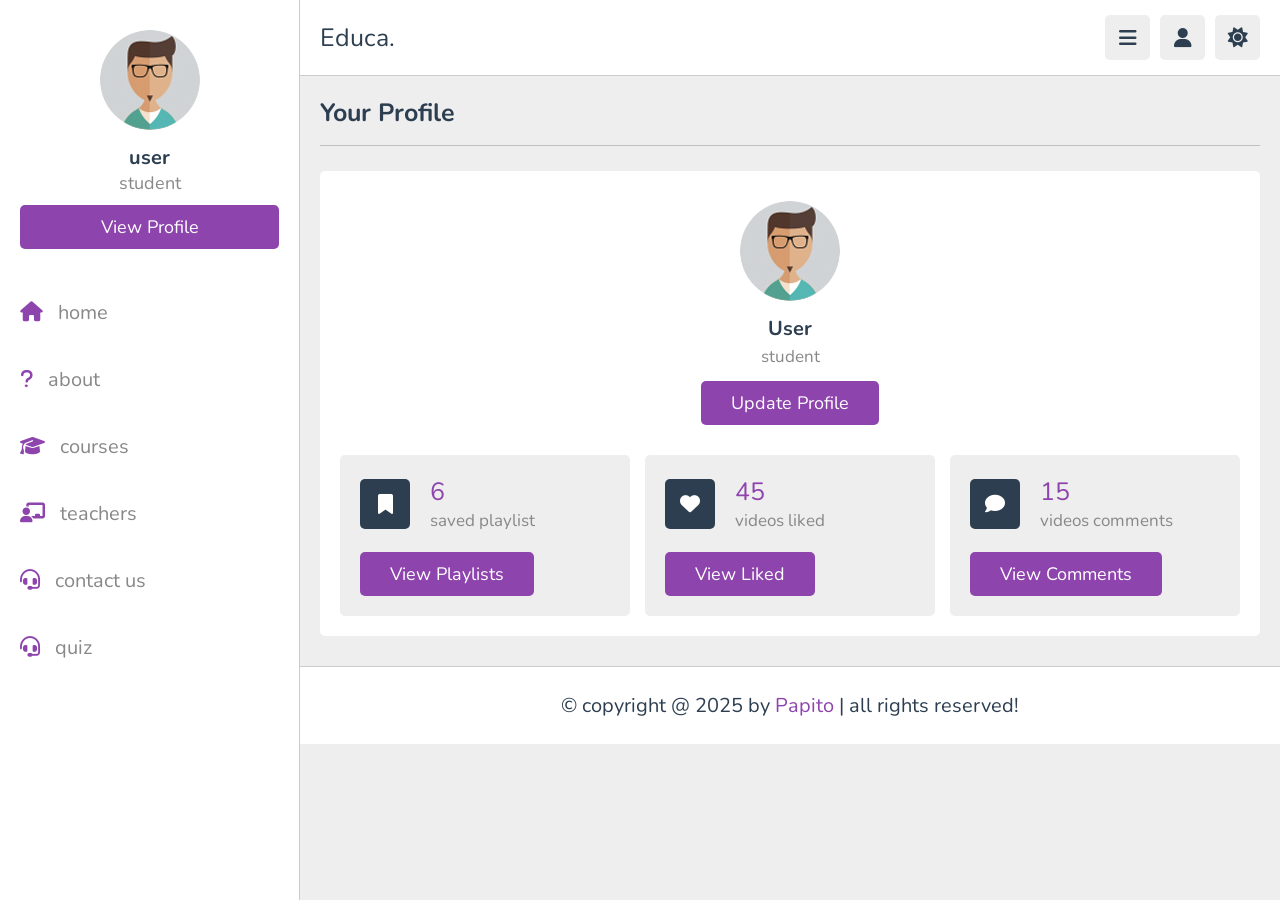
<file: profile.html>
<!DOCTYPE html>
<html lang="en">
<head>
   <meta charset="UTF-8">
   <meta http-equiv="X-UA-Compatible" content="IE=edge">
   <meta name="viewport" content="width=device-width, initial-scale=1.0">
   <title>profile</title>

   <!-- font awesome cdn link  -->
   <link rel="stylesheet" href="https://cdnjs.cloudflare.com/ajax/libs/font-awesome/6.1.2/css/all.min.css">

   <!-- custom css file link  -->
   <link rel="stylesheet" href="css/style.css">

</head>
<body>

<header class="header">
   
   <section class="flex">

      <a href="index.html" class="logo">Educa.</a>

      <!-- <form action="search.html" method="post" class="search-form">
         <input type="text" name="search_box" required placeholder="search courses..." maxlength="100">
         <button type="submit" class="fas fa-search"></button>
      </form> -->

      <div class="icons">
         <div id="menu-btn" class="fas fa-bars"></div>
         <div id="search-btn" class="fas fa-search"></div>
         <div id="user-btn" class="fas fa-user"></div>
         <div id="toggle-btn" class="fas fa-sun"></div>
      </div>

      <div class="profile">
         <img src="images/pic-1.jpg" class="image" alt="">
         <h3 class="name">User</h3>
         <p class="role">student</p>
         <a href="profile.html" class="btn">view profile</a>
         <div class="flex-btn">
            <a href="login.html" class="option-btn">login</a>
            <a href="register.html" class="option-btn">register</a>
         </div>
      </div>

   </section>

</header>   

<div class="side-bar">

   <div id="close-btn">
      <i class="fas fa-times"></i>
   </div>

   <div class="profile">
      <img src="images/pic-1.jpg" class="image" alt="">
      <h3 class="name">user</h3>
      <p class="role">student</p>
      <a href="profile.html" class="btn">view profile</a>
   </div>

   <nav class="navbar">
      <a href="index.html"><i class="fas fa-home"></i><span>home</span></a>
      <a href="about.html"><i class="fas fa-question"></i><span>about</span></a>
      <a href="courses.html"><i class="fas fa-graduation-cap"></i><span>courses</span></a>
      <a href="teachers.html"><i class="fas fa-chalkboard-user"></i><span>teachers</span></a>
      <a href="contact.html"><i class="fas fa-headset"></i><span>contact us</span></a>
      <a href="quiz.html"><i class="fas fa-headset"></i><span>quiz</span></a>
   </nav>

</div>

<section class="user-profile">

   <h1 class="heading">your profile</h1>

   <div class="info">

      <div class="user">
         <img src="images/pic-1.jpg" alt="">
         <h3>User</h3>
         <p>student</p>
         <a href="update.html" class="inline-btn">update profile</a>
      </div>
   
      <div class="box-container">
   
         <div class="box">
            <div class="flex">
               <i class="fas fa-bookmark"></i>
               <div>
                  <span>6</span>
                  <p>saved playlist</p>
               </div>
            </div>
            <a href="#" class="inline-btn">view playlists</a>
         </div>
   
         <div class="box">
            <div class="flex">
               <i class="fas fa-heart"></i>
               <div>
                  <span>45</span>
                  <p>videos liked</p>
               </div>
            </div>
            <a href="#" class="inline-btn">view liked</a>
         </div>
   
         <div class="box">
            <div class="flex">
               <i class="fas fa-comment"></i>
               <div>
                  <span>15</span>
                  <p>videos comments</p>
               </div>
            </div>
            <a href="#" class="inline-btn">view comments</a>
         </div>
   
      </div>
   </div>

</section>














<footer class="footer">

   &copy; copyright @ 2025 by <span>Papito</span> | all rights reserved!

</footer>

<!-- custom js file link  -->
<script src="js/script.js"></script>

   
</body>
</html>
</file>
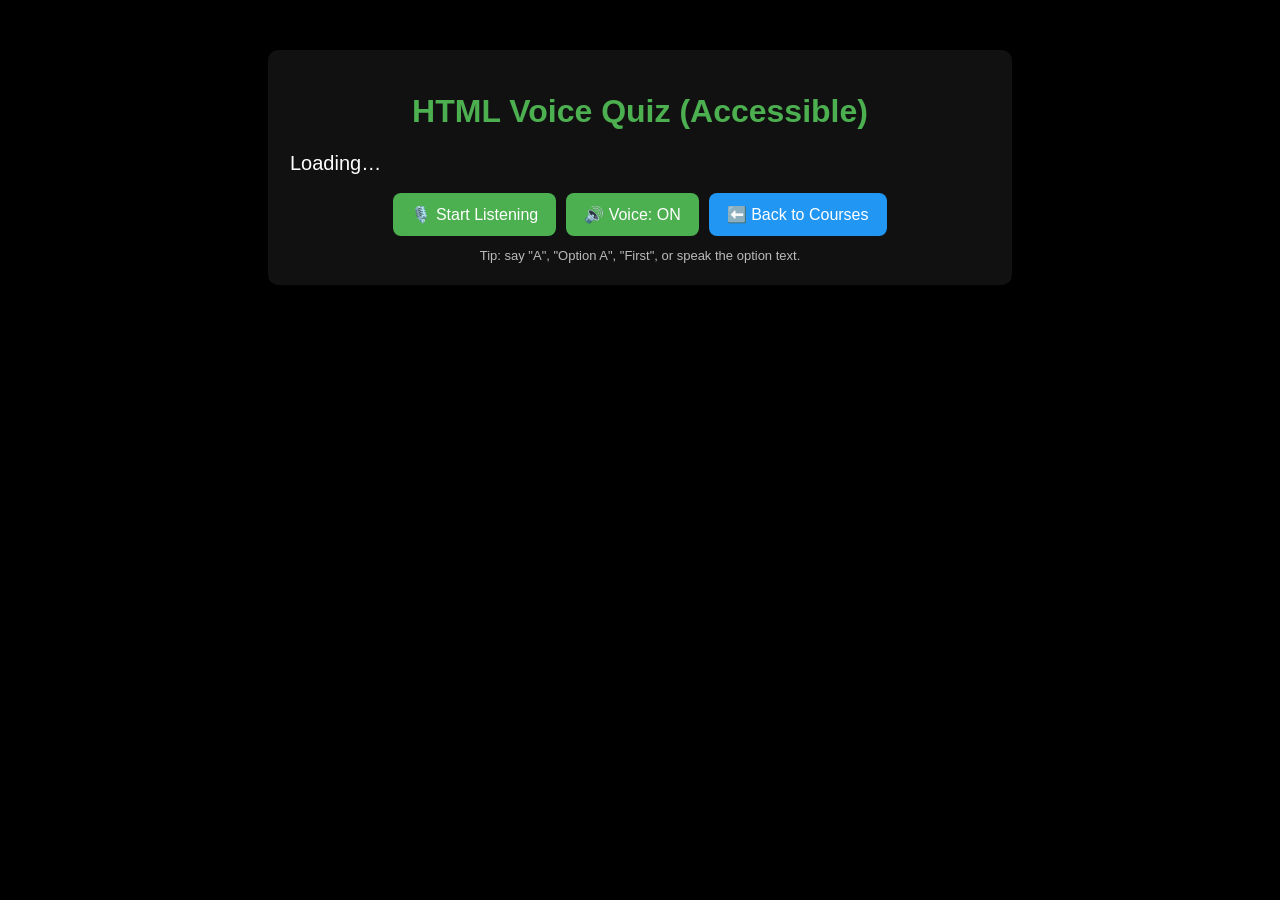
<file: quiz.html>
<!DOCTYPE html>
<html lang="en">
<head>
<meta charset="utf-8" />
<meta name="viewport" content="width=device-width,initial-scale=1" />
<title>HTML Voice Quiz (Blind Friendly)</title>
<style>
  body { font-family: Arial, sans-serif; background:#000; color:#fff; margin:0; padding:20px; }
  .quiz-container { max-width:700px; margin:30px auto; background:#111; padding:22px; border-radius:10px; }
  h1 { color:#4caf50; text-align:center; }
  .question { font-size:20px; margin:10px 0; }
  .options { margin-top:10px; }
  .option { background:#222; padding:12px; margin:6px 0; border-radius:8px; font-size:18px; }
  .result { margin-top:18px; font-weight:700; }
  .controls { text-align:center; margin-top:18px; display:flex; gap:10px; justify-content:center; flex-wrap:wrap; }
  button { padding:12px 18px; border-radius:8px; border:none; cursor:pointer; font-size:16px; }
  .primary { background:#4caf50; color:#fff; }
  .muted { background:#666; color:#fff; }
  .back-btn { background:#2196f3; color:#fff; }
</style>
</head>
<body>
  <div class="quiz-container" role="main" aria-live="polite">
    <h1>HTML Voice Quiz (Accessible)</h1>
    <div id="question" class="question">Loading…</div>
    <div id="options" class="options" aria-live="polite"></div>
    <div id="result" class="result" aria-live="assertive"></div>

    <div class="controls">
      <button id="startBtn" class="primary">🎙️ Start Listening</button>
      <button id="voiceToggle" class="primary">🔊 Voice: ON</button>
      <button id="backBtn" class="back-btn">⬅️ Back to Courses</button>
    </div>

    <div style="text-align:center; margin-top:12px; color:#bbb; font-size:13px;">
      Tip: say "A", "Option A", "First", or speak the option text.
    </div>
  </div>

<script>
/* ---------- QUIZ DATA (5 questions, all answers A) ---------- */
const quizData = [
  { question: "What does HTML stand for?", options: ["Hyper Text Markup Language","Home Tool Markup Language","Hyperlinks and Text Markup Language","High-level Machine Language"], answer: "A" },
  { question: "Which tag is used to create a hyperlink?", options: ["&lt;a&gt;","&lt;link&gt;","&lt;href&gt;","&lt;hyperlink&gt;"], answer: "A" },
  { question: "Which HTML tag is used to insert an image?", options: ["&lt;img&gt;","&lt;image&gt;","&lt;src&gt;","&lt;picture&gt;"], answer: "A" },
  { question: "Which tag is used for an ordered list?", options: ["&lt;ol&gt;","&lt;ul&gt;","&lt;list&gt;","&lt;order&gt;"], answer: "A" },
  { question: "Which tag defines the largest heading?", options: ["&lt;h1&gt;","&lt;h6&gt;","&lt;header&gt;","&lt;head&gt;"], answer: "A" }
];

let currentQuestion = 0;
let score = 0;
let voiceEnabled = true;
let expectingAnswer = false;
let recognitionActive = false;

const questionEl = document.getElementById('question');
const optionsEl = document.getElementById('options');
const resultEl = document.getElementById('result');
const startBtn = document.getElementById('startBtn');
const voiceToggle = document.getElementById('voiceToggle');
const backBtn = document.getElementById('backBtn');

const SpeechRecognition = window.SpeechRecognition || window.webkitSpeechRecognition;
const supportsRecognition = !!SpeechRecognition;
const supportsTTS = 'speechSynthesis' in window;

if (!supportsRecognition) {
  resultEl.textContent = "Speech recognition not supported. Use Chrome browser.";
  startBtn.disabled = true;
}

function speakPromise(text) {
  return new Promise(resolve => {
    if (!voiceEnabled || !supportsTTS) return resolve();
    const u = new SpeechSynthesisUtterance(text);
    u.rate = 0.95;
    u.onend = () => resolve();
    window.speechSynthesis.cancel();
    window.speechSynthesis.speak(u);
  });
}

function normalizeTranscript(raw) {
  if (!raw) return null;
  const t = raw.trim().toLowerCase();
  if (/^\s*[abcd]\s*$/.test(t)) return t.toUpperCase();
  if (t.includes("option a") || t.includes("answer a") || t.includes("first")) return "A";
  if (t.includes("option b") || t.includes("answer b") || t.includes("second")) return "B";
  if (t.includes("option c") || t.includes("answer c") || t.includes("third")) return "C";
  if (t.includes("option d") || t.includes("answer d") || t.includes("fourth")) return "D";
  const match = t.match(/\b([a-d])\b/);
  return match ? match[1].toUpperCase() : null;
}

let recognition;
if (supportsRecognition) {
  recognition = new SpeechRecognition();
  recognition.lang = 'en-US';
  recognition.interimResults = false;
  recognition.continuous = false;
}

function startRecognitionAfterTTS() {
  if (!supportsRecognition || !voiceEnabled) return;
  setTimeout(() => {
    try {
      recognition.start();
      recognitionActive = true;
      startBtn.textContent = '🛑 Listening...';
    } catch {}
  }, 300);
}

if (supportsRecognition) {
  recognition.onresult = (ev) => {
    const transcript = ev.results[0][0].transcript.trim();
    recognitionActive = false;
    startBtn.textContent = '🎙️ Start Listening';
    expectingAnswer = false;
    handleSpokenAnswer(transcript);
  };
  recognition.onend = () => {
    recognitionActive = false;
    startBtn.textContent = '🎙️ Start Listening';
  };
  recognition.onerror = () => {
    recognitionActive = false;
    if (expectingAnswer && voiceEnabled) {
      speakPromise("Please repeat your answer.").then(() => startRecognitionAfterTTS());
    }
  };
}

async function loadQuestion() {
  expectingAnswer = false;
  resultEl.textContent = '';
  const q = quizData[currentQuestion];
  questionEl.textContent = `Q${currentQuestion+1}: ${q.question}`;
  optionsEl.innerHTML = q.options.map((opt, i) =>
    `<div class="option"><strong>${String.fromCharCode(65+i)}.</strong> ${opt}</div>`
  ).join('');

  let text = `Question ${currentQuestion+1}. ${q.question}. `;
  q.options.forEach((opt, i) => { text += `Option ${String.fromCharCode(65+i)}. ${opt.replace(/&lt;|&gt;/g,'')}. `; });
  text += "Say A, B, C, or D.";

  await speakPromise(text);
  if (!voiceEnabled) return;
  expectingAnswer = true;
  startRecognitionAfterTTS();
}

function handleSpokenAnswer(transcript) {
  const letter = normalizeTranscript(transcript);
  if (!letter) {
    speakPromise("I didn't catch that. Please say A, B, C, or D.").then(() => {
      expectingAnswer = true; startRecognitionAfterTTS();
    });
    return;
  }
  checkAnswer(letter);
}

function checkAnswer(letter) {
  const correct = quizData[currentQuestion].answer;
  if (letter === correct) {
    score++;
    resultEl.textContent = "✅ Correct!";
    speakPromise("Correct.").then(() => {
      currentQuestion++;
      currentQuestion < quizData.length ? loadQuestion() : endQuiz();
    });
  } else {
    resultEl.textContent = `❌ Wrong. The correct answer is ${correct}.`;
    speakPromise(`Wrong. The correct answer is ${correct}.`).then(() => {
      currentQuestion++;
      currentQuestion < quizData.length ? loadQuestion() : endQuiz();
    });
  }
}

function endQuiz() {
  const msg = `Quiz finished. You scored ${score} of ${quizData.length}.`;
  questionEl.textContent = "🎉 Quiz Completed!";
  optionsEl.innerHTML = "";
  resultEl.textContent = msg;
  speakPromise(msg);
  stopAllRecognitionAndSpeech();
}

function stopAllRecognitionAndSpeech() {
  expectingAnswer = false;
  if (recognitionActive) recognition.abort();
  recognitionActive = false;
  window.speechSynthesis.cancel();
}

voiceToggle.addEventListener("click", () => {
  voiceEnabled = !voiceEnabled;
  voiceToggle.textContent = voiceEnabled ? "🔊 Voice: ON" : "🔇 Voice: OFF";
  voiceToggle.classList.toggle("muted", !voiceEnabled);
  if (!voiceEnabled) stopAllRecognitionAndSpeech();
  else speakPromise("Voice resumed.").then(loadQuestion);
});

startBtn.addEventListener("click", () => {
  if (recognitionActive) {
    recognition.abort();
    recognitionActive = false;
    startBtn.textContent = "🎙️ Start Listening";
    return;
  }
  window.speechSynthesis.cancel();
  expectingAnswer = true;
  startRecognitionAfterTTS();
});

backBtn.addEventListener("click", () => {
  stopAllRecognitionAndSpeech();
  setTimeout(() => (window.location.href = "courses.html"), 200);
});

window.addEventListener("beforeunload", stopAllRecognitionAndSpeech);

(async function startQuiz() {
  await speakPromise("Welcome to the HTML voice quiz. Let's begin.");
  loadQuestion();
})();
</script>
</body>
</html>
</file>
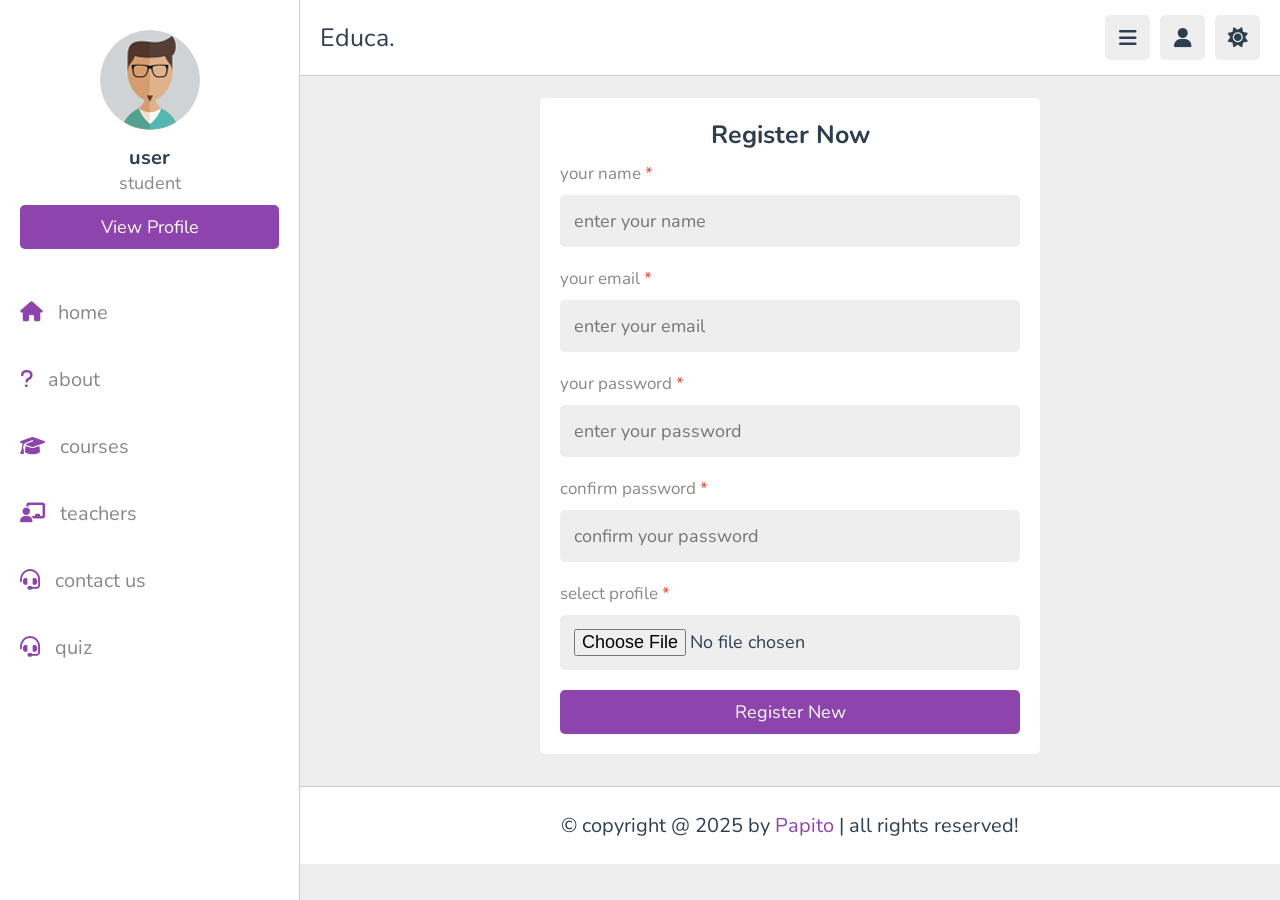
<file: register.html>
<!DOCTYPE html>
<html lang="en">
<head>
   <meta charset="UTF-8">
   <meta http-equiv="X-UA-Compatible" content="IE=edge">
   <meta name="viewport" content="width=device-width, initial-scale=1.0">
   <title>register</title>

   <!-- font awesome cdn link  -->
   <link rel="stylesheet" href="https://cdnjs.cloudflare.com/ajax/libs/font-awesome/6.1.2/css/all.min.css">

   <!-- custom css file link  -->
   <link rel="stylesheet" href="css/style.css">

</head>
<body>

<header class="header">
   
   <section class="flex">

      <a href="index.html" class="logo">Educa.</a>

      <!-- <form action="search.html" method="post" class="search-form">
         <input type="text" name="search_box" required placeholder="search courses..." maxlength="100">
         <button type="submit" class="fas fa-search"></button>
      </form> -->

      <div class="icons">
         <div id="menu-btn" class="fas fa-bars"></div>
         <div id="search-btn" class="fas fa-search"></div>
         <div id="user-btn" class="fas fa-user"></div>
         <div id="toggle-btn" class="fas fa-sun"></div>
      </div>

      <div class="profile">
         <img src="images/pic-1.jpg" class="image" alt="">
         <h3 class="name">user</h3>
         <p class="role">student</p>
         <a href="profile.html" class="btn">view profile</a>
         <div class="flex-btn">
            <a href="login.html" class="option-btn">login</a>
            <a href="register.html" class="option-btn">register</a>
         </div>
      </div>

   </section>

</header>   

<div class="side-bar">

   <div id="close-btn">
      <i class="fas fa-times"></i>
   </div>

   <div class="profile">
      <img src="images/pic-1.jpg" class="image" alt="">
      <h3 class="name">user</h3>
      <p class="role">student</p>
      <a href="profile.html" class="btn">view profile</a>
   </div>

   <nav class="navbar">
      <a href="home.html"><i class="fas fa-home"></i><span>home</span></a>
      <a href="about.html"><i class="fas fa-question"></i><span>about</span></a>
      <a href="courses.html"><i class="fas fa-graduation-cap"></i><span>courses</span></a>
      <a href="teachers.html"><i class="fas fa-chalkboard-user"></i><span>teachers</span></a>
      <a href="contact.html"><i class="fas fa-headset"></i><span>contact us</span></a>
      <a href="quiz.html"><i class="fas fa-headset"></i><span>quiz</span></a>
   </nav>

</div>

<section class="form-container">

   <form action="" method="post" enctype="multipart/form-data">
      <h3>register now</h3>
      <p>your name <span>*</span></p>
      <input type="text" name="name" placeholder="enter your name" required maxlength="50" class="box">
      <p>your email <span>*</span></p>
      <input type="email" name="email" placeholder="enter your email" required maxlength="50" class="box">
      <p>your password <span>*</span></p>
      <input type="password" name="pass" placeholder="enter your password" required maxlength="20" class="box">
      <p>confirm password <span>*</span></p>
      <input type="password" name="c_pass" placeholder="confirm your password" required maxlength="20" class="box">
      <p>select profile <span>*</span></p>
      <input type="file" accept="image/*" required class="box">
      <input type="submit" value="register new" name="submit" class="btn">
   </form>

</section>















<footer class="footer">

   &copy; copyright @ 2025 by <span>Papito</span> | all rights reserved!

</footer>

<!-- custom js file link  -->
<script src="js/script.js"></script>

   
</body>
</html>
</file>
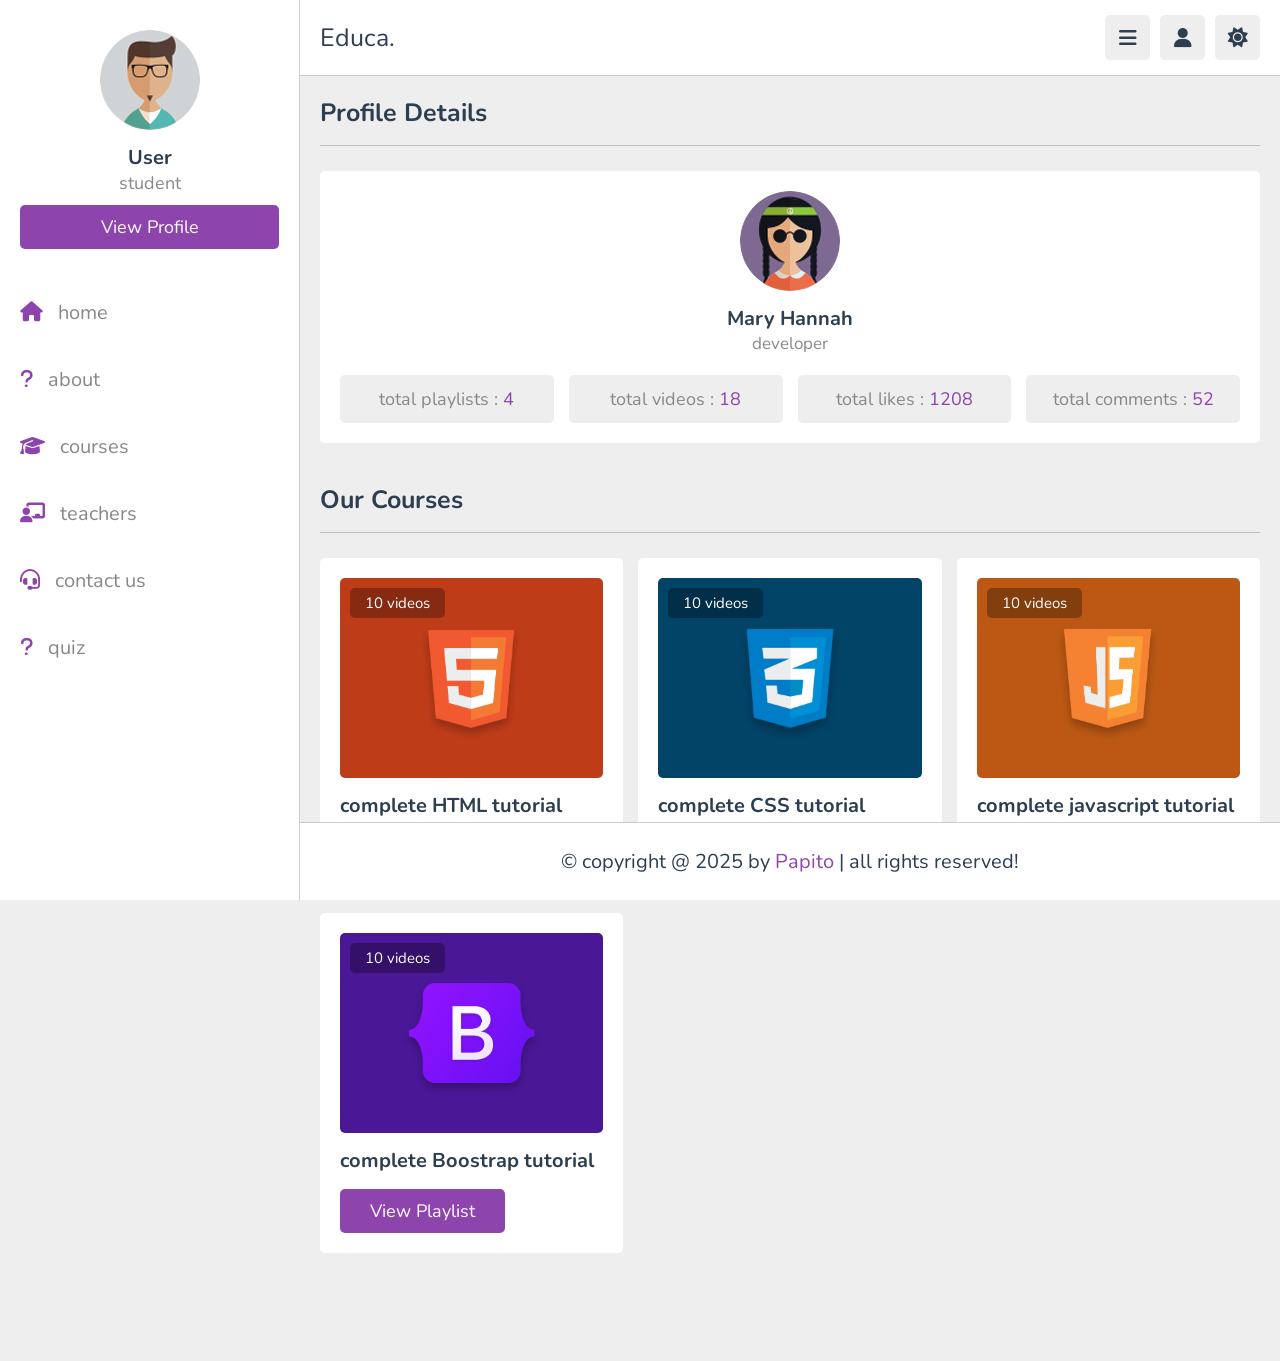
<file: teacher_profile.html>
<!DOCTYPE html>
<html lang="en">
<head>
   <meta charset="UTF-8">
   <meta http-equiv="X-UA-Compatible" content="IE=edge">
   <meta name="viewport" content="width=device-width, initial-scale=1.0">
   <title>tutor profile</title>

   <!-- font awesome cdn link  -->
   <link rel="stylesheet" href="https://cdnjs.cloudflare.com/ajax/libs/font-awesome/6.1.2/css/all.min.css">

   <!-- custom css file link  -->
   <link rel="stylesheet" href="css/style.css">

</head>
<body>

<header class="header">
   
   <section class="flex">

      <a href="index.html" class="logo">Educa.</a>

      <!-- <form action="search.html" method="post" class="search-form">
         <input type="text" name="search_box" required placeholder="search courses..." maxlength="100">
         <button type="submit" class="fas fa-search"></button>
      </form> -->

      <div class="icons">
         <div id="menu-btn" class="fas fa-bars"></div>
         <div id="search-btn" class="fas fa-search"></div>
         <div id="user-btn" class="fas fa-user"></div>
         <div id="toggle-btn" class="fas fa-sun"></div>
      </div>

      <div class="profile">
         <img src="images/pic-1.jpg" class="image" alt="">
         <h3 class="name">User</h3>
         <p class="role">student</p>
         <a href="profile.html" class="btn">view profile</a>
         <div class="flex-btn">
            <a href="login.html" class="option-btn">login</a>
            <a href="register.html" class="option-btn">register</a>
         </div>
      </div>

   </section>

</header>   

<div class="side-bar">

   <div id="close-btn">
      <i class="fas fa-times"></i>
   </div>

   <div class="profile">
      <img src="images/pic-1.jpg" class="image" alt="">
      <h3 class="name">User</h3>
      <p class="role">student</p>
      <a href="profile.html" class="btn">view profile</a>
   </div>

   <nav class="navbar">
      <a href="home.html"><i class="fas fa-home"></i><span>home</span></a>
      <a href="about.html"><i class="fas fa-question"></i><span>about</span></a>
      <a href="courses.html"><i class="fas fa-graduation-cap"></i><span>courses</span></a>
      <a href="teachers.html"><i class="fas fa-chalkboard-user"></i><span>teachers</span></a>
      <a href="contact.html"><i class="fas fa-headset"></i><span>contact us</span></a>
      <a href="quiz.html"><i class="fas fa-question"></i><span>quiz</span></a>
   </nav>

</div>

<section class="teacher-profile">

   <h1 class="heading">profile details</h1>

   <div class="details">
      <div class="tutor">
         <img src="images/pic-2.jpg" alt="">
         <h3>Mary Hannah</h3>
         <span>developer</span>
      </div>
      <div class="flex">
         <p>total playlists : <span>4</span></p>
         <p>total videos : <span>18</span></p>
         <p>total likes : <span>1208</span></p>
         <p>total comments : <span>52</span></p>
      </div>
   </div>

</section>

<section class="courses">

   <h1 class="heading">our courses</h1>

   <div class="box-container">

      <div class="box">
         <div class="thumb">
            <img src="images/thumb-1.png" alt="">
            <span>10 videos</span>
         </div>
         <h3 class="title">complete HTML tutorial</h3>
         <a href="playlist.html" class="inline-btn">view playlist</a>
      </div>

      <div class="box">
         <div class="thumb">
            <img src="images/thumb-2.png" alt="">
            <span>10 videos</span>
         </div>
         <h3 class="title">complete CSS tutorial</h3>
         <a href="playlist.html" class="inline-btn">view playlist</a>
      </div>

      <div class="box">
         <div class="thumb">
            <img src="images/thumb-3.png" alt="">
            <span>10 videos</span>
         </div>
         <h3 class="title">complete javascript tutorial</h3>
         <a href="playlist.html" class="inline-btn">view playlist</a>
      </div>

      <div class="box">
         <div class="thumb">
            <img src="images/thumb-4.png" alt="">
            <span>10 videos</span>
         </div>
         <h3 class="title">complete Boostrap tutorial</h3>
         <a href="playlist.html" class="inline-btn">view playlist</a>
      </div>

   </div>

</section>












<footer class="footer">

   &copy; copyright @ 2025 by <span>Papito</span> | all rights reserved!

</footer>

<!-- custom js file link  -->
<script src="js/script.js"></script>

   
</body>
</html>
</file>
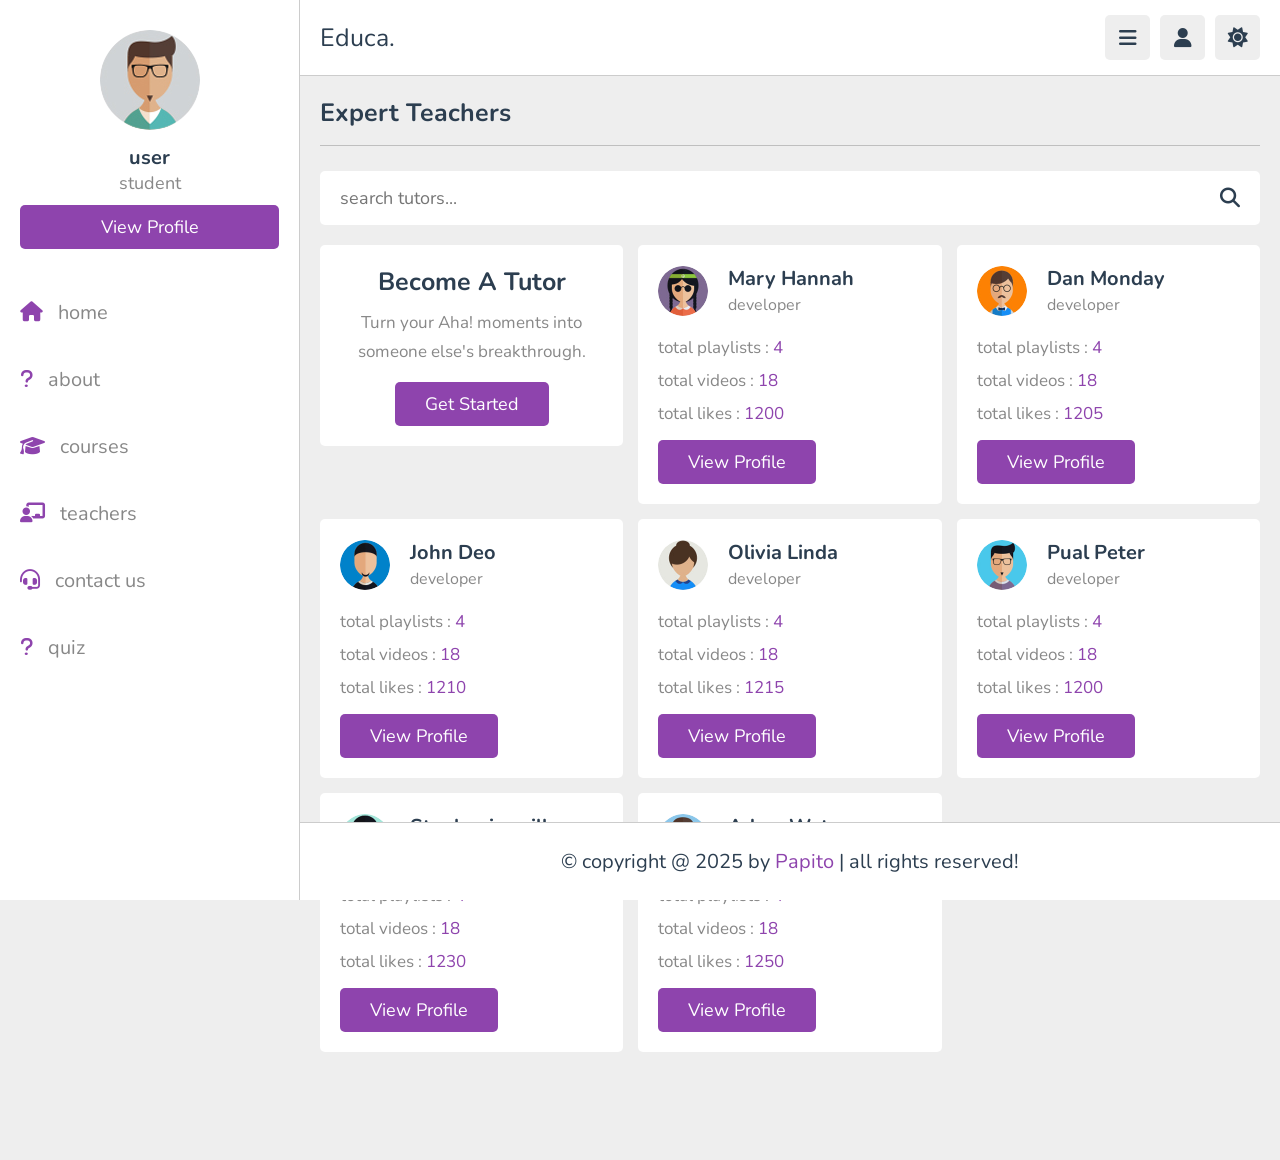
<file: teachers.html>
<!DOCTYPE html>
<html lang="en">
<head>
   <meta charset="UTF-8">
   <meta http-equiv="X-UA-Compatible" content="IE=edge">
   <meta name="viewport" content="width=device-width, initial-scale=1.0">
   <title>teachers</title>

   <!-- font awesome cdn link  -->
   <link rel="stylesheet" href="https://cdnjs.cloudflare.com/ajax/libs/font-awesome/6.1.2/css/all.min.css">

   <!-- custom css file link  -->
   <link rel="stylesheet" href="css/style.css">

</head>
<body>

<header class="header">
   
   <section class="flex">

      <a href="index.html" class="logo">Educa.</a>

      <!-- <form action="search.html" method="post" class="search-form">
         <input type="text" name="search_box" required placeholder="search courses..." maxlength="100">
         <button type="submit" class="fas fa-search"></button>
      </form> -->

      <div class="icons">
         <div id="menu-btn" class="fas fa-bars"></div>
         <div id="search-btn" class="fas fa-search"></div>
         <div id="user-btn" class="fas fa-user"></div>
         <div id="toggle-btn" class="fas fa-sun"></div>
      </div>

      <div class="profile">
         <img src="images/pic-1.jpg" class="image" alt="">
         <h3 class="name">User</h3>
         <p class="role">student</p>
         <a href="profile.html" class="btn">view profile</a>
         <div class="flex-btn">
            <a href="login.html" class="option-btn">login</a>
            <a href="register.html" class="option-btn">register</a>
         </div>
      </div>

   </section>

</header>   

<div class="side-bar">

   <div id="close-btn">
      <i class="fas fa-times"></i>
   </div>

   <div class="profile">
      <img src="images/pic-1.jpg" class="image" alt="">
      <h3 class="name">user</h3>
      <p class="role">student</p>
      <a href="profile.html" class="btn">view profile</a>
   </div>

   <nav class="navbar">
      <a href="index.html"><i class="fas fa-home"></i><span>home</span></a>
      <a href="about.html"><i class="fas fa-question"></i><span>about</span></a>
      <a href="courses.html"><i class="fas fa-graduation-cap"></i><span>courses</span></a>
      <a href="teachers.html"><i class="fas fa-chalkboard-user"></i><span>teachers</span></a>
      <a href="contact.html"><i class="fas fa-headset"></i><span>contact us</span></a>
      <a href="quiz.html"><i class="fas fa-question"></i><span>quiz</span></a>
   </nav>

</div>

<section class="teachers">

   <h1 class="heading">expert teachers</h1>

   <form action="" method="post" class="search-tutor">
      <input type="text" name="search_box" placeholder="search tutors..." required maxlength="100">
      <button type="submit" class="fas fa-search" name="search_tutor"></button>
   </form>

   <div class="box-container">

      <div class="box offer">
         <h3>become a tutor</h3>
         <p>Turn your Aha! moments into someone else's breakthrough.</p>
         <a href="register.html" class="inline-btn">get started</a>
      </div>

      <div class="box">
         <div class="tutor">
            <img src="images/pic-2.jpg" alt="">
            <div>
               <h3>Mary Hannah</h3>
               <span>developer</span>
            </div>
         </div>
         <p>total playlists : <span>4</span></p>
         <p>total videos : <span>18</span></p>
         <p>total likes : <span>1200</span></p>
         <a href="teacher_profile.html" class="inline-btn">view profile</a>
      </div>

      <div class="box">
         <div class="tutor">
            <img src="images/pic-3.jpg" alt="">
            <div>
               <h3>Dan Monday </h3>
               <span>developer</span>
            </div>
         </div>
         <p>total playlists : <span>4</span></p>
         <p>total videos : <span>18</span></p>
         <p>total likes : <span>1205</span></p>
         <a href="teacher_profile.html" class="inline-btn">view profile</a>
      </div>

      <div class="box">
         <div class="tutor">
            <img src="images/pic-4.jpg" alt="">
            <div>
               <h3>John Deo</h3>
               <span>developer</span>
            </div>
         </div>
         <p>total playlists : <span>4</span></p>
         <p>total videos : <span>18</span></p>
         <p>total likes : <span>1210</span></p>
         <a href="teacher_profile.html" class="inline-btn">view profile</a>
      </div>

      <div class="box">
         <div class="tutor">
            <img src="images/pic-5.jpg" alt="">
            <div>
               <h3>Olivia Linda</h3>
               <span>developer</span>
            </div>
         </div>
         <p>total playlists : <span>4</span></p>
         <p>total videos : <span>18</span></p>
         <p>total likes : <span>1215</span></p>
         <a href="teacher_profile.html" class="inline-btn">view profile</a>
      </div>

      <div class="box">
         <div class="tutor">
            <img src="images/pic-6.jpg" alt="">
            <div>
               <h3>Pual Peter</h3>
               <span>developer</span>
            </div>
         </div>
         <p>total playlists : <span>4</span></p>
         <p>total videos : <span>18</span></p>
         <p>total likes : <span>1200</span></p>
         <a href="teacher_profile.html" class="inline-btn">view profile</a>
      </div>

      <div class="box">
         <div class="tutor">
            <img src="images/pic-7.jpg" alt="">
            <div>
               <h3>Stephanie cuilla</h3>
               <span>developer</span>
            </div>
         </div>
         <p>total playlists : <span>4</span></p>
         <p>total videos : <span>18</span></p>
         <p>total likes : <span>1230</span></p>
         <a href="teacher_profile.html" class="inline-btn">view profile</a>
      </div>

      <div class="box">
         <div class="tutor">
            <img src="images/pic-8.jpg" alt="">
            <div>
               <h3>Adam Water</h3>
               <span>developer</span>
            </div>
         </div>
         <p>total playlists : <span>4</span></p>
         <p>total videos : <span>18</span></p>
         <p>total likes : <span>1250</span></p>
         <a href="teacher_profile.html" class="inline-btn">view profile</a>
      </div>

   </div>

</section>














<footer class="footer">

   &copy; copyright @ 2025 by <span>Papito</span> | all rights reserved!

</footer>

<!-- custom js file link  -->
<script src="js/script.js"></script>

   
</body>
</html>
</file>
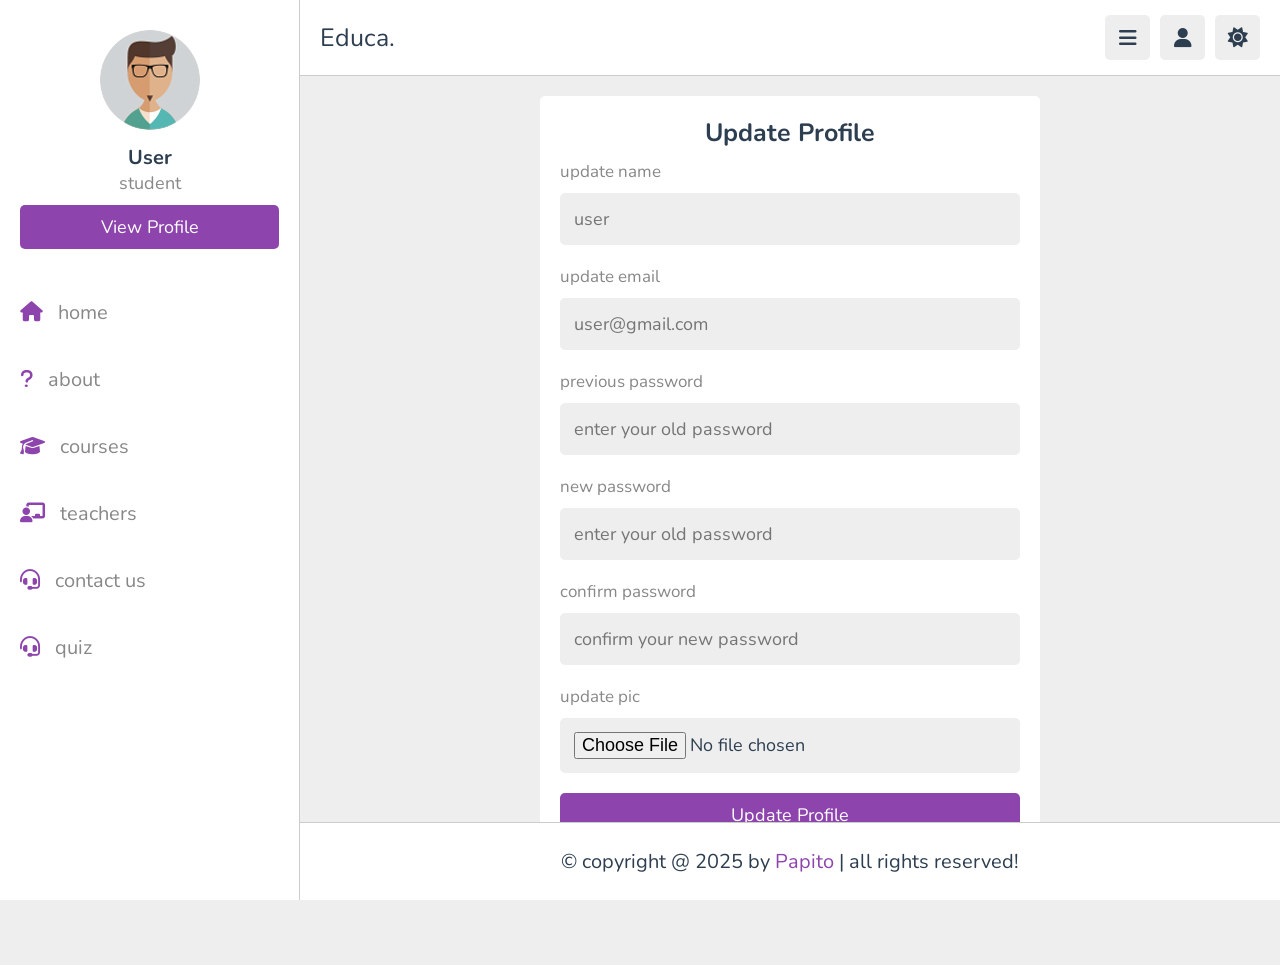
<file: update.html>
<!DOCTYPE html>
<html lang="en">
<head>
   <meta charset="UTF-8">
   <meta http-equiv="X-UA-Compatible" content="IE=edge">
   <meta name="viewport" content="width=device-width, initial-scale=1.0">
   <title>update</title>

   <!-- font awesome cdn link  -->
   <link rel="stylesheet" href="https://cdnjs.cloudflare.com/ajax/libs/font-awesome/6.1.2/css/all.min.css">

   <!-- custom css file link  -->
   <link rel="stylesheet" href="css/style.css">

</head>
<body>

<header class="header">
   
   <section class="flex">

      <a href="index.html" class="logo">Educa.</a>

      <!-- <form action="search.html" method="post" class="search-form">
         <input type="text" name="search_box" required placeholder="search courses..." maxlength="100">
         <button type="submit" class="fas fa-search"></button>
      </form> -->

      <div class="icons">
         <div id="menu-btn" class="fas fa-bars"></div>
         <div id="search-btn" class="fas fa-search"></div>
         <div id="user-btn" class="fas fa-user"></div>
         <div id="toggle-btn" class="fas fa-sun"></div>
      </div>

      <div class="profile">
         <img src="images/pic-1.jpg" class="image" alt="">
         <h3 class="name">User</h3>
         <p class="role">student</p>
         <a href="profile.html" class="btn">view profile</a>
         <div class="flex-btn">
            <a href="login.html" class="option-btn">login</a>
            <a href="register.html" class="option-btn">register</a>
         </div>
      </div>

   </section>

</header>   

<div class="side-bar">

   <div id="close-btn">
      <i class="fas fa-times"></i>
   </div>

   <div class="profile">
      <img src="images/pic-1.jpg" class="image" alt="">
      <h3 class="name">User</h3>
      <p class="role">student</p>
      <a href="profile.html" class="btn">view profile</a>
   </div>

   <nav class="navbar">
      <a href="index.html"><i class="fas fa-home"></i><span>home</span></a>
      <a href="about.html"><i class="fas fa-question"></i><span>about</span></a>
      <a href="courses.html"><i class="fas fa-graduation-cap"></i><span>courses</span></a>
      <a href="teachers.html"><i class="fas fa-chalkboard-user"></i><span>teachers</span></a>
      <a href="contact.html"><i class="fas fa-headset"></i><span>contact us</span></a>
      <a href="quiz.html"><i class="fas fa-headset"></i><span>quiz</span></a>
   </nav>

</div>

<section class="form-container">

   <form action="" method="post" enctype="multipart/form-data">
      <h3>update profile</h3>
      <p>update name</p>
      <input type="text" name="name" placeholder="user" maxlength="50" class="box">
      <p>update email</p>
      <input type="email" name="email" placeholder="user@gmail.com" maxlength="50" class="box">
      <p>previous password</p>
      <input type="password" name="old_pass" placeholder="enter your old password" maxlength="20" class="box">
      <p>new password</p>
      <input type="password" name="new_pass" placeholder="enter your old password" maxlength="20" class="box">
      <p>confirm password</p>
      <input type="password" name="c_pass" placeholder="confirm your new password" maxlength="20" class="box">
      <p>update pic</p>
      <input type="file" accept="image/*" class="box">
      <input type="submit" value="update profile" name="submit" class="btn">
   </form>

</section>















<footer class="footer">

   &copy; copyright @ 2025 by <span>Papito</span> | all rights reserved!

</footer>

<!-- custom js file link  -->
<script src="js/script.js"></script>

   
</body>
</html>
</file>
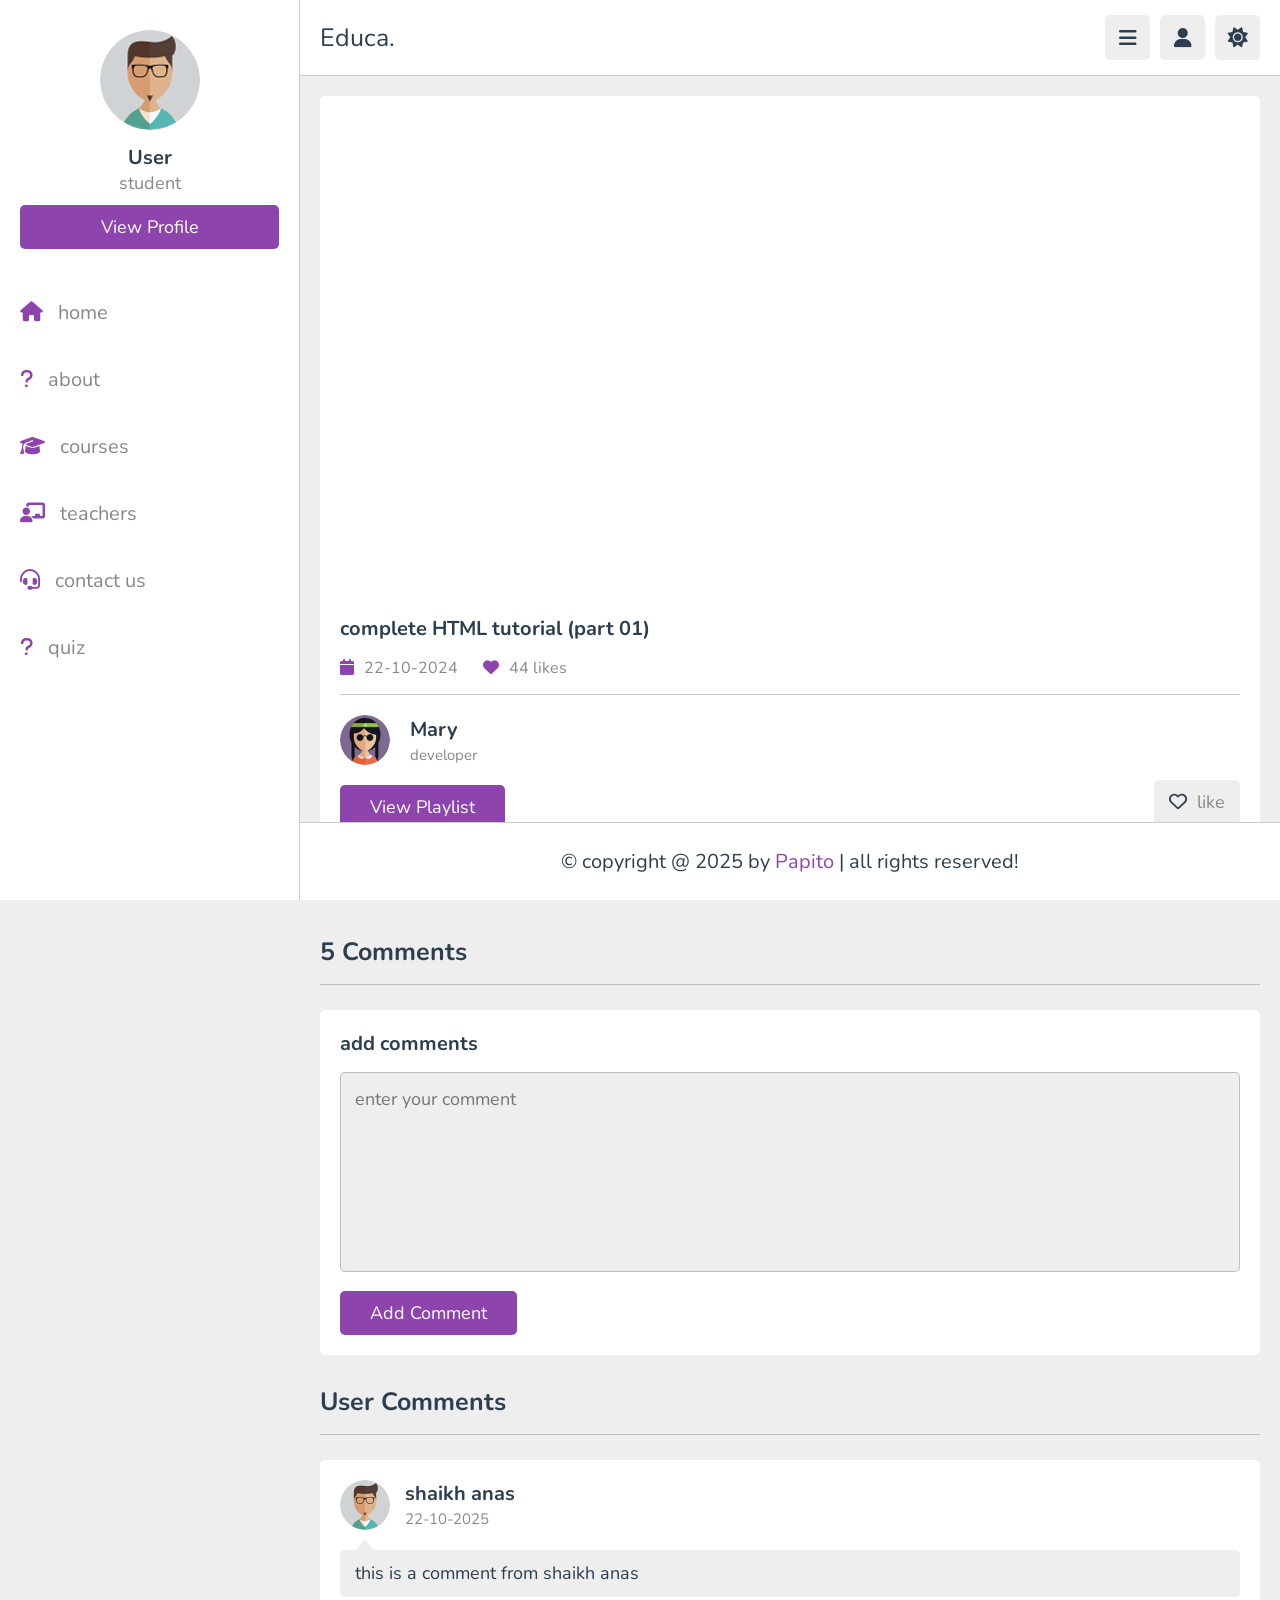
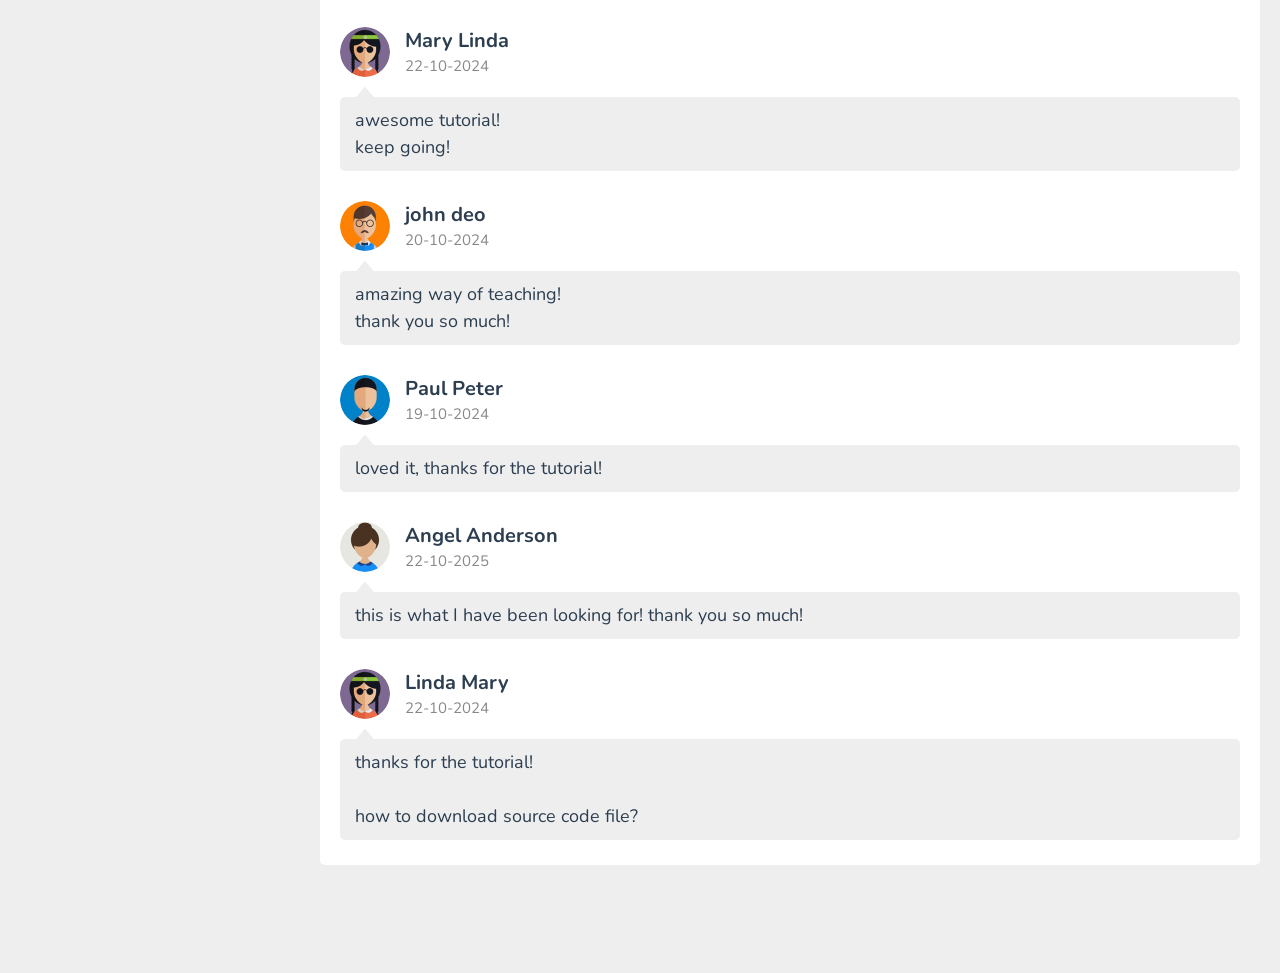
<file: watch-video.html>
<!DOCTYPE html>
<html lang="en">
<head>
   <meta charset="UTF-8">
   <meta http-equiv="X-UA-Compatible" content="IE=edge">
   <meta name="viewport" content="width=device-width, initial-scale=1.0">
   <title>watch</title>

   <!-- font awesome cdn link  -->
   <link rel="stylesheet" href="https://cdnjs.cloudflare.com/ajax/libs/font-awesome/6.1.2/css/all.min.css">

   <!-- custom css file link  -->
   <link rel="stylesheet" href="css/style.css">

</head>
<body>

<header class="header">
   
   <section class="flex">

      <a href="index.html" class="logo">Educa.</a>

      <!-- <form action="search.html" method="post" class="search-form">
         <input type="text" name="search_box" required placeholder="search courses..." maxlength="100">
         <button type="submit" class="fas fa-search"></button>
      </form> -->

      <div class="icons">
         <div id="menu-btn" class="fas fa-bars"></div>
         <div id="search-btn" class="fas fa-search"></div>
         <div id="user-btn" class="fas fa-user"></div>
         <div id="toggle-btn" class="fas fa-sun"></div>
      </div>

      <div class="profile">
         <img src="images/pic-1.jpg" class="image" alt="">
         <h3 class="name">User</h3>
         <p class="role">student</p>
         <a href="profile.html" class="btn">view profile</a>
         <div class="flex-btn">
            <a href="login.html" class="option-btn">login</a>
            <a href="register.html" class="option-btn">register</a>
         </div>
      </div>

   </section>

</header>   

<div class="side-bar">

   <div id="close-btn">
      <i class="fas fa-times"></i>
   </div>

   <div class="profile">
      <img src="images/pic-1.jpg" class="image" alt="">
      <h3 class="name">User</h3>
      <p class="role">student</p>
      <a href="profile.html" class="btn">view profile</a>
   </div>

   <nav class="navbar">
      <a href="index.html"><i class="fas fa-home"></i><span>home</span></a>
      <a href="about.html"><i class="fas fa-question"></i><span>about</span></a>
      <a href="courses.html"><i class="fas fa-graduation-cap"></i><span>courses</span></a>
      <a href="teachers.html"><i class="fas fa-chalkboard-user"></i><span>teachers</span></a>
      <a href="contact.html"><i class="fas fa-headset"></i><span>contact us</span></a>
      <a href="quiz.html"><i class="fas fa-question"></i><span>quiz</span></a>
   </nav>

</div>

<section class="watch-video">

   <div class="video-container">
      <div class="video">
         <div class="video">
   <iframe 
   width="100%" 
   height="480" 
   src="https://www.youtube.com/embed/hu-q2zYwEYs" 
   title="Complete HTML tutorial (part 01)"
   frameborder="0" 
   allow="accelerometer; autoplay; clipboard-write; encrypted-media; gyroscope; picture-in-picture; web-share" 
   allowfullscreen>
   </iframe>
</div>
         <!-- <video src="https://youtu.be/FQdaUv95mR8?si=t9vJ-97o_WPic69_" controls poster="images/post-1-1.png" id="video"></video> -->
      </div>
      <h3 class="title">complete HTML tutorial (part 01)</h3>
      <div class="info">
         <p class="date"><i class="fas fa-calendar"></i><span>22-10-2024</span></p>
         <p class="date"><i class="fas fa-heart"></i><span>44 likes</span></p>
      </div>
      <div class="tutor">
         <img src="images/pic-2.jpg" alt="">
         <div>
            <h3>Mary</h3>
            <span>developer</span>
         </div>
      </div>
      <form action="" method="post" class="flex">
         <a href="playlist.html" class="inline-btn">view playlist</a>
         <button><i class="far fa-heart"></i><span>like</span></button>
      </form>
      <p class="description">
        This is a HTML tutor video for all beginners.It helps you to understand the foundation of HTML.
      </p>
   </div>

</section>

<section class="comments">

   <h1 class="heading">5 comments</h1>

   <form action="" class="add-comment">
      <h3>add comments</h3>
      <textarea name="comment_box" placeholder="enter your comment" required maxlength="1000" cols="30" rows="10"></textarea>
      <input type="submit" value="add comment" class="inline-btn" name="add_comment">
   </form>

   <h1 class="heading">user comments</h1>

   <div class="box-container">

      <div class="box">
         <div class="user">
            <img src="images/pic-1.jpg" alt="">
            <div>
               <h3>shaikh anas</h3>
               <span>22-10-2025</span>
            </div>
         </div>
         <div class="comment-box">this is a comment from shaikh anas</div>
         <!-- <form action="" class="flex-btn">
            <input type="submit" value="edit comment" name="edit_comment" class="inline-option-btn">
            <input type="submit" value="delete comment" name="delete_comment" class="inline-delete-btn">
         </form> -->
      </div>

      <div class="box">
         <div class="user">
            <img src="images/pic-2.jpg" alt="">
            <div>
               <h3>Mary Linda</h3>
               <span>22-10-2024</span>
            </div>
         </div>
         <div class="comment-box">awesome tutorial!
            keep going!</div>
      </div>

      <div class="box">
         <div class="user">
            <img src="images/pic-3.jpg" alt="">
            <div>
               <h3>john deo</h3>
               <span>20-10-2024</span>
            </div>
         </div>
         <div class="comment-box">amazing way of teaching!
            thank you so much!
         </div>
      </div>

      <div class="box">
         <div class="user">
            <img src="images/pic-4.jpg" alt="">
            <div>
               <h3>Paul Peter</h3>
               <span>19-10-2024</span>
            </div>
         </div>
         <div class="comment-box">loved it, thanks for the tutorial!</div>
      </div>

      <div class="box">
         <div class="user">
            <img src="images/pic-5.jpg" alt="">
            <div>
               <h3>Angel Anderson</h3>
               <span>22-10-2025</span>
            </div>
         </div>
         <div class="comment-box">this is what I have been looking for! thank you so much!</div>
      </div>

      <div class="box">
         <div class="user">
            <img src="images/pic-2.jpg" alt="">
            <div>
               <h3>Linda Mary</h3>
               <span>22-10-2024</span>
            </div>
         </div>
         <div class="comment-box">thanks for the tutorial!

            how to download source code file?
         </div>
      </div>

   </div>

</section>















<footer class="footer">

   &copy; copyright @ 2025 by <span>Papito</span> | all rights reserved!

</footer>

<!-- custom js file link  -->
<script src="js/script.js"></script>
   
</body>
</html>
</file>
<file: css/style.css>
@import url('https://fonts.googleapis.com/css2?family=Nunito:wght@200;300;400;500;600;700&display=swap');

:root{
   --main-color:#8e44ad;
   --red:#e74c3c;
   --orange:#f39c12;
   --light-color:#888;
   --light-bg:#eee;
   --black:#2c3e50;
   --white:#fff;
   --border:.1rem solid rgba(0,0,0,.2);
}

*{
   font-family: 'Nunito', sans-serif;
   margin:0; padding:0;
   box-sizing: border-box;
   outline: none; border:none;
   text-decoration: none;
}

*::selection{
   background-color: var(--main-color);
   color:#fff;
}

html{
   font-size: 62.5%;
   overflow-x: hidden;
}

html::-webkit-scrollbar{
   width: 1rem;
   height: .5rem;
}

html::-webkit-scrollbar-track{
   background-color: transparent;
}

html::-webkit-scrollbar-thumb{
   background-color: var(--main-color);
}

body{
   background-color: var(--light-bg);
   padding-left: 30rem;
}

body.dark{
   --light-color:#aaa;
   --light-bg:#333;
   --black:#fff;
   --white:#222;
   --border:.1rem solid rgba(255,255,255,.2);
}

body.active{
   padding-left: 0;
}

section{
   padding:2rem;
   margin: 0 auto;
   max-width: 1200px;
}

.heading{
   font-size: 2.5rem;
   color:var(--black);
   margin-bottom: 2.5rem;
   border-bottom: var(--border);
   padding-bottom: 1.5rem;
   text-transform: capitalize;
}

.inline-btn,
.inline-option-btn,
.inline-delete-btn,
.btn,
.delete-btn,
.option-btn{
   border-radius: .5rem;
   color:#fff;
   font-size: 1.8rem;
   cursor: pointer;
   text-transform: capitalize;
   padding:1rem 3rem;
   text-align: center;
   margin-top: 1rem;
}

.btn,
.delete-btn,
.option-btn{
   display: block;
   width: 100%;
}

.side-bar {
   overflow-y: auto;
   max-height: 100vh;
}


.inline-btn,
.inline-option-btn,
.inline-delete-btn{
   display: inline-block;
}

.btn,
.inline-btn{
   background-color: var(--main-color);
}

.option-btn,
.inline-option-btn{
   background-color:var(--orange);
}

.delete-btn,
.inline-delete-btn{
   background-color: var(--red);
}

.inline-btn:hover,
.inline-option-btn:hover,
.inline-delete-btn:hover,
.btn:hover,
.delete-btn:hover,
.option-btn:hover{
   background-color: var(--black);
   color: var(--white);
}

.flex-btn{
   display: flex;
   gap: 1rem;
}

.header{
   position: sticky;
   top:0; left:0; right: 0;
   background-color: var(--white);
   z-index: 1000;
   border-bottom: var(--border);
}

.header .flex{
   display: flex;
   align-items: center;
   justify-content: space-between;
   position: relative;
   padding: 1.5rem 2rem;
}

.header .flex .logo{
   font-size: 2.5rem;
   color: var(--black);
}

.header .flex .search-form{
   width: 50rem;
   border-radius: .5rem;
   background-color: var(--light-bg);
   padding:1.5rem 2rem;
   display: flex;
   gap:2rem;

}

.header .flex .search-form input{
   width: 100%;
   font-size: 1.8rem;
   color:var(--black);
   background:none;
}

.header .flex .search-form button{
   background:none;
   font-size: 2rem;
   cursor: pointer;
   color:var(--black);
}

.header .flex .search-form button:hover{
   color: var(--main-color);
}

.header .flex .icons div{
   font-size: 2rem;
   color:var(--black);
   background-color: var(--light-bg);
   border-radius: .5rem;
   height: 4.5rem;
   width: 4.5rem;
   line-height: 4.5rem;
   cursor: pointer;
   text-align: center;
   margin-left: .7rem;
}

.header .flex .icons div:hover{
   background-color: var(--black);
   color:var(--white);
}

.header .flex .profile{
   position: absolute;
   top:120%; right: 2rem;
   background-color: var(--white);
   border-radius: .5rem;
   padding: 1.5rem;
   text-align: center;
   overflow: hidden;
   transform-origin: top right;
   transform: scale(0);
   transition: .2s linear;
   width: 30rem;
}

.header .flex .profile.active{
   transform: scale(1);
}

.header .flex .profile .image{
   height: 10rem;
   width: 10rem;
   border-radius: 50%;
   object-fit: contain;
   margin-bottom: 1rem;
}

.header .flex .profile .name{
   font-size: 2rem;
   color:var(--black);
   overflow: hidden;
   text-overflow: ellipsis;
   white-space: nowrap;
}

.header .flex .profile .role{
   font-size: 1.8rem;
   color: var(--light-color);
}

#search-btn{
   display: none;
}

.side-bar{
   position: fixed;
   top: 0; left: 0;
   width: 30rem;
   background-color: var(--white);
   height: 100vh;
   border-right: var(--border);
   z-index: 1200;
}

.side-bar #close-btn{
   text-align: right;
   padding: 2rem;
   display: none;
}

.side-bar #close-btn i{
   text-align: right;
   font-size: 2.5rem;
   background:var(--red);
   border-radius: .5rem;
   color:var(--white);
   cursor: pointer;
   height: 4.5rem;
   width: 4.5rem;
   line-height: 4.5rem;
   text-align: center;
}

.side-bar #close-btn i:hover{
   background-color: var(--black);
}

.side-bar .profile{
   padding:3rem 2rem;
   text-align: center;
}

.side-bar .profile .image{
   height: 10rem;
   width: 10rem;
   border-radius: 50%;
   object-fit: contain;
   margin-bottom: 1rem;
}

.side-bar .profile .name{
   font-size: 2rem;
   color:var(--black);
   overflow: hidden;
   text-overflow: ellipsis;
   white-space: nowrap;
}

.side-bar .profile .role{
   font-size: 1.8rem;
   color: var(--light-color);
}

.side-bar .navbar a{
   display: block;
   padding: 2rem;
   font-size: 2rem;
}

.side-bar .navbar a i{
   margin-right: 1.5rem;
   color:var(--main-color);
   transition: .2s linear;
}

.side-bar .navbar a span{
   color:var(--light-color);
}

.side-bar .navbar a:hover{
   background-color: var(--light-bg);
}

.side-bar .navbar a:hover i{
   margin-right: 2.5rem;
}

.side-bar.active{
   left: -30rem;
}

.home-grid .box-container{
   display: grid;
   grid-template-columns: repeat(auto-fit, 27.5rem);
   gap:1.5rem;
   justify-content: center;
   align-items: flex-start;
}

.home-grid .box-container .box{
   background-color: var(--white);
   border-radius: .5rem;
   padding:2rem;
}

.home-grid .box-container .box .title{
   font-size: 2rem;
   color: var(--black);
   text-transform: capitalize;
}

.home-grid .box-container .box .flex{
   display: flex;
   flex-wrap: wrap;
   gap: 1.5rem;
   margin-top: 2rem;
}

.home-grid .box-container .flex a{
   background-color: var(--light-bg);
   border-radius: .5rem;
   padding: 1rem 1.5rem;
   font-size: 1.5rem;
}

.home-grid .box-container .flex a i{
   margin-right: 1rem;
   color:var(--black);
}

.home-grid .box-container .flex a span{
   color:var(--light-color);
}

.home-grid .box-container .flex a:hover{
   background-color: var(--black);
}

.home-grid .box-container .flex a:hover span{
   color:var(--white);
}

.home-grid .box-container .flex a:hover i{
   color:var(--white);
}

.home-grid .box-container .tutor{
   padding: 1rem 0;
   font-size: 1.8rem;
   color:var(--light-color);
   line-height: 2;
}

.home-grid .box-container .likes{
   color:var(--light-color);
   font-size: 1.7rem;
   margin-top: 1.5rem;
}

.home-grid .box-container .likes span{
   color:var(--main-color);
}

.about .row{
   display: flex;
   align-items: center;
   flex-wrap: wrap;
   gap:1.5rem;
}

.about .row .image{
   flex: 1 1 40rem;
}

.about .row .image img{
   width: 100%;
   height: 50rem;
}

.about .row .content{
   flex: 1 1 40rem;
}

.about .row .content p{
   font-size: 1.7rem;
   line-height: 2;
   color: var(--light-color);
   padding: 1rem 0;
}

.about .row .content h3{
   font-size: 3rem;
   color:var(--black);
   text-transform: capitalize;
}

.about .box-container{
   display: grid;
   grid-template-columns: repeat(auto-fit, minmax(27rem, 1fr));
   gap:1.5rem;
   justify-content: center;
   align-items: flex-start;
   margin-top: 3rem;
}

.about .box-container .box{
   border-radius: .5rem;
   background-color: var(--white);
   padding: 2rem;
   display: flex;
   align-items: center;
   gap: 2.5rem;
}

.about .box-container .box i{
   font-size: 4rem;
   color: var(--main-color);
}

.about .box-container .box h3{
   font-size: 2.5rem;
   color: var(--black);
   margin-bottom: .3rem;
}

.about .box-container .box p{
   font-size: 1.7rem;
   color:var(--light-color);
}

.reviews .box-container{
   display: grid;
   grid-template-columns: repeat(auto-fit, minmax(30rem, 1fr));
   gap:1.5rem;
   justify-content: center;
   align-items: flex-start;
}

.reviews .box-container .box{
   border-radius: .5rem;
   background-color: var(--white);
   padding: 2rem;
}

.reviews .box-container .box p{
   line-height: 1.7;
   font-size: 1.7rem;
   color: var(--light-color);
}

.reviews .box-container .box .student{
   margin-top: 2rem;
   display: flex;
   align-items: center;
   gap: 1.5rem;
}

.reviews .box-container .box .student img{
   height: 5rem;
   width: 5rem;
   object-fit: cover;
   border-radius: 50%;
}

.reviews .box-container .box .student h3{
   font-size: 2rem;
   color: var(--black);
   margin-bottom: .3rem;
}

.reviews .box-container .box .student .stars{
   font-size: 1.5rem;
   color:var(--orange);
}

.courses .box-container{
   display: grid;
   grid-template-columns: repeat(auto-fit, minmax(30rem, 1fr));
   gap:1.5rem;
   justify-content: center;
   align-items: flex-start;
}

.courses .box-container .box{
   border-radius: .5rem;
   background-color: var(--white);
   padding: 2rem;
}

.courses .box-container .box .tutor{
   display: flex;
   align-items: center;
   gap: 1.5rem;
   margin-bottom: 2.5rem;
}

.courses .box-container .box .tutor img{
   height: 5rem;
   width: 5rem;
   border-radius: 50%;
   object-fit: cover;
}

.courses .box-container .box .tutor h3{
   font-size: 1.8rem;
   color: var(--black);
   margin-bottom: .2rem;
}

.courses .box-container .box .tutor span{
   font-size: 1.3rem;
   color:var(--light-color);
}

.courses .box-container .box .thumb{
   position: relative;
}

.courses .box-container .box .thumb span{
   position: absolute;
   top:1rem; left: 1rem;
   border-radius: .5rem;
   padding: .5rem 1.5rem;
   background-color: rgba(0,0,0,.3);
   color: #fff;
   font-size: 1.5rem;
}

.courses .box-container .box .thumb img{
   width: 100%;
   height: 20rem;
   object-fit: cover;
   border-radius: .5rem;
}

.courses .box-container .box .title{
   font-size: 2rem;
   color: var(--black);
   padding-bottom: .5rem;
   padding-top: 1rem;
}

.courses .more-btn{
   text-align: center;
   margin-top: 2rem;
}

.playlist-details .row{
   display: flex;
   align-items: flex-end;
   gap:3rem;
   flex-wrap: wrap;
   background-color: var(--white);
   padding: 2rem;
}

.playlist-details .row .column{
   flex: 1 1 40rem;
}

.playlist-details .row .column .save-playlist{
   margin-bottom: 1.5rem;
}

.playlist-details .row .column .save-playlist button{
   border-radius: .5rem;
   background-color: var(--light-bg);
   padding:1rem 1.5rem;
   cursor: pointer;
}

.playlist-details .row .column .save-playlist button i{
   font-size: 2rem;
   color:var(--black);
   margin-right: .8rem;
}

.playlist-details .row .column .save-playlist button span{
   font-size: 1.8rem;
   color:var(--light-color);
}

.playlist-details .row .column .save-playlist button:hover{
   background-color: var(--black);
}

.playlist-details .row .column .save-playlist button:hover i{
   color:var(--white);
}

.playlist-details .row .column .save-playlist button:hover span{
   color:var(--white);
}

.playlist-details .row .column .thumb{
   position: relative;
}

.playlist-details .row .column .thumb span{
   font-size: 1.8rem;
   color: #fff;
   background-color: rgba(0,0,0,.3);
   border-radius: .5rem;
   position: absolute;
   top: 1rem; left: 1rem;
   padding: .5rem 1.5rem;
}

.playlist-details .row .column .thumb img{
   height: 30rem;
   width: 100%;
   object-fit: cover;
   border-radius: .5rem;
}

.playlist-details .row .column .tutor{
   display: flex;
   align-items: center;
   gap: 2rem;
   margin-bottom: 2rem;
}

.playlist-details .row .column .tutor img{
   height: 7rem;
   width: 7rem;
   border-radius: 50%;
   object-fit: cover;
}

.playlist-details .row .column .tutor h3{
   font-size: 2rem;
   color:var(--black);
   margin-bottom: .2rem;
}

.playlist-details .row .column .tutor span{
   font-size: 1.5rem;
   color: var(--light-color);
}

.playlist-details .row .column .details h3{
   font-size: 2rem;
   color: var(--black);
   text-transform: capitalize;
}

.playlist-details .row .column .details p{
   padding: 1rem 0;
   line-height: 2;
   font-size: 1.8rem;
   color: var(--light-color);
}

.playlist-videos .box-container{
   display: grid;
   grid-template-columns: repeat(auto-fit, minmax(30rem, 1fr));
   gap:1.5rem;
   justify-content: center;
   align-items: flex-start;
}

.playlist-videos .box-container .box{
   background-color: var(--white);
   border-radius: .5rem;
   padding: 2rem;
   position: relative;
}

.playlist-videos .box-container .box i{
   position: absolute;
   top: 2rem; left: 2rem; right: 2rem;
   height: 20rem;
   border-radius: .5rem;
   background-color: rgba(0,0,0,.3);
   display: flex;
   align-items: center;
   justify-content: center;
   font-size: 5rem;
   color: #fff;
   display: none;
}

.playlist-videos .box-container .box:hover i{
   display: flex;
}

.playlist-videos .box-container .box img{
   width: 100%;
   height: 20rem;
   object-fit: cover;
   border-radius: .5rem;
}

.playlist-videos .box-container .box h3{
   margin-top: 1.5rem;
   font-size: 1.8rem;
   color: var(--black);
}

.playlist-videos .box-container .box:hover h3{
   color: var(--main-color);
}

.watch-video .video-container{
   background-color: var(--white);
   border-radius: .5rem;
   padding: 2rem;
}

.watch-video .video-container .video{
   position: relative;
   margin-bottom: 1.5rem;
}

.watch-video .video-container .video video{
   border-radius: .5rem;
   width: 100%;
   object-fit: contain;
   background-color: #000;
}

.watch-video .video-container .title{
   font-size: 2rem;
   color: var(--black);
}

.watch-video .video-container .info{
   display: flex;
   margin-top: 1.5rem;
   margin-bottom: 2rem;
   border-bottom: var(--border);
   padding-bottom: 1.5rem;
   gap: 2.5rem;
   align-items: center;
}

.watch-video .video-container .info p{
   font-size: 1.6rem;
}

.watch-video .video-container .info p span{
   color: var(--light-color);
}

.watch-video .video-container .info i{
   margin-right: 1rem;
   color: var(--main-color);
}

.watch-video .video-container .tutor{
   display: flex;
   align-items: center;
   gap: 2rem;
   margin-bottom: 1rem;
}

.watch-video .video-container .tutor img{
   border-radius: 50%;
   height: 5rem;
   width: 5rem;
   object-fit: cover;
}

.watch-video .video-container .tutor h3{
   font-size: 2rem;
   color: var(--black);
   margin-bottom: .2rem;
}

.watch-video .video-container .tutor span{
   font-size: 1.5rem;
   color: var(--light-color);
}

.watch-video .video-container .flex{
   display: flex;
   align-items: center;
   justify-content: space-between;
   gap: 1.5rem;
}

.watch-video .video-container .flex button{
   border-radius: .5rem;
   padding: 1rem 1.5rem;
   font-size: 1.8rem;
   cursor: pointer;
   background-color: var(--light-bg);
}

.watch-video .video-container .flex button i{
   margin-right: 1rem;
   color: var(--black);
}

.watch-video .video-container .flex button span{
   color: var(--light-color);
}

.watch-video .video-container .flex button:hover{
   background-color: var(--black);
}

.watch-video .video-container .flex button:hover i{
   color: var(--white);
}

.watch-video .video-container .flex button:hover span{
   color: var(--white);
}

.watch-video .video-container .description{
   line-height: 1.5;
   font-size: 1.7rem;
   color: var(--light-color);
   margin-top: 2rem;
}

.comments .add-comment{
   background-color: var(--white);
   border-radius: .5rem;
   padding: 2rem;
   margin-bottom: 3rem;
}

.comments .add-comment h3{
   font-size: 2rem;
   color: var(--black);
   margin-bottom: 1rem;
}

.comments .add-comment textarea{
   height: 20rem;
   resize: none;
   background-color: var(--light-bg);
   border-radius: .5rem;
   border: var(--border);
   padding: 1.4rem;
   font-size: 1.8rem;
   color: var(--black);
   width: 100%;
   margin: .5rem 0;
}

.comments .box-container{
   display: grid;
   gap: 2.5rem;
   background-color: var(--white);
   padding: 2rem;
   border-radius: .5rem;
}

.comments .box-container .box .user{
   display: flex;
   align-items: center;
   gap: 1.5rem;
   margin-bottom: 2rem;
}

.comments .box-container .box .user img{
   height: 5rem;
   width: 5rem;
   border-radius: 50%;
}

.comments .box-container .box .user h3{
   font-size: 2rem;
   color: var(--black);
   margin-bottom: .2rem;
}

.comments .box-container .box .user span{
   font-size: 1.5rem;
   color: var(--light-color);
}

.comments .box-container .box .comment-box{
   border-radius: .5rem;
   background-color: var(--light-bg);
   padding:1rem 1.5rem;
   white-space: pre-line;
   margin: .5rem 0;
   font-size: 1.8rem;
   color: var(--black);
   line-height: 1.5;
   position: relative;
   z-index: 0;
}

.comments .box-container .box .comment-box::before{
   content: '';
   position: absolute;
   top: -1rem; left: 1.5rem;
   background-color: var(--light-bg);
   height: 1.2rem;
   width: 2rem;
   clip-path: polygon(50% 0%, 0% 100%, 100% 100%);
}

.teachers .search-tutor{
   margin-bottom: 2rem;
   border-radius: .5rem;
   background-color: var(--white);
   padding: 1.5rem 2rem;
   display: flex;
   align-items: center;
   gap: 1.5rem;
}

.teachers .search-tutor input{
   width: 100%;
   background: none;
   font-size: 1.8rem;
   color: var(--black);
}

.teachers .search-tutor button{
   font-size: 2rem;
   color: var(--black);
   cursor: pointer;
   background:none;
}

.teachers .search-tutor button:hover{
   color: var(--main-color);
}

.teachers .box-container{
   display: grid;
   grid-template-columns: repeat(auto-fit, minmax(30rem, 1fr));
   gap:1.5rem;
   justify-content: center;
   align-items: flex-start;
}

.teachers .box-container .box{
   background-color: var(--white);
   border-radius: .5rem;
   padding: 2rem;
}

.teachers .box-container .offer{
   text-align: center;
}

.teachers .box-container .offer h3{
   font-size: 2.5rem;
   color: var(--black);
   text-transform: capitalize;
   padding-bottom: .5rem;
}

.teachers .box-container .offer p{
   line-height: 1.7;
   padding: .5rem 0;
   color: var(--light-color);
   font-size: 1.7rem;
}

.teachers .box-container .box .tutor{
   display: flex;
   align-items: center;
   gap:2rem;
   margin-bottom: 1.5rem;
}

.teachers .box-container .box .tutor img{
   height: 5rem;
   width: 5rem;
   border-radius: 50%;
}

.teachers .box-container .box .tutor h3{
   font-size: 2rem;
   color: var(--black);
   margin-bottom: .2rem;
}

.teachers .box-container .box .tutor span{
   font-size: 1.6rem;
   color: var(--light-color);
}

.teachers .box-container .box p{
   padding: .5rem 0;
   font-size: 1.7rem;
   color: var(--light-color);
}

.teachers .box-container .box p span{
   color: var(--main-color);
}

.teacher-profile .details{
   text-align: center;
   background-color: var(--white);
   border-radius: .5rem;
   padding: 2rem;
}

.teacher-profile .details .tutor img{
   height: 10rem;
   width: 10rem;
   border-radius: 50%;
   object-fit: cover;
   margin-bottom: 1rem;
}

.teacher-profile .details .tutor h3{
   font-size: 2rem;
   color: var(--black);
}

.teacher-profile .details .tutor span{
   color: var(--light-color);
   font-size: 1.7rem;
}

.teacher-profile .details .flex{
   display: flex;
   flex-wrap: wrap;
   gap: 1.5rem;
   margin-top: 2rem;
}

.teacher-profile .details .flex p{
   flex: 1 1 20rem;
   border-radius: .5rem;
   background-color: var(--light-bg);
   padding: 1.2rem 2rem;
   font-size: 1.8rem;
   color: var(--light-color);
}

.teacher-profile .details .flex p span{
   color: var(--main-color);
}

.user-profile .info{
   background-color: var(--white);
   border-radius: .5rem;
   padding: 2rem;
}

.user-profile .info .user{
   text-align: center;
   margin-bottom: 2rem;
   padding: 1rem;
}

.user-profile .info .user img{
   height: 10rem;
   width: 10rem;
   border-radius: 50%;
   object-fit: cover;
   margin-bottom: 1rem;
}

.user-profile .info .user h3{
   font-size: 2rem;
   color: var(--black);
}

.user-profile .info .user p{
   font-size: 1.7rem;
   color: var(--light-color);
   padding: .3rem 0;
}

.user-profile .info .box-container{
   display: flex;
   flex-wrap: wrap;
   gap: 1.5rem;
}

.user-profile .info .box-container .box{
   background-color: var(--light-bg);
   border-radius: .5rem;
   padding: 2rem;
   flex: 1 1 25rem;
}

.user-profile .info .box-container .box .flex{
   display: flex;
   align-items: center;
   gap: 2rem;
   margin-bottom: 1rem;
}

.user-profile .info .box-container .box .flex i{
   font-size:2rem;
   color: var(--white);
   background-color: var(--black);
   text-align: center;
   border-radius: .5rem;
   height: 5rem;
   width: 5rem;
   line-height: 4.9rem;
}

.user-profile .info .box-container .box .flex span{
   font-size: 2.5rem;
   color: var(--main-color);
}

.user-profile .info .box-container .box .flex p{
   color: var(--light-color);
   font-size: 1.7rem;
}

.contact .row{
   display: flex;
   align-items: center;
   flex-wrap: wrap;
   gap: 1.5rem;
}

.contact .row .image{
   flex: 1 1 50rem;
}

.contact .row .image img{
   width: 100%;
}

.contact .row form{
   flex: 1 1 30rem;
   background-color: var(--white);
   padding: 2rem;
   text-align: center;
}

.contact .row form h3{
   margin-bottom: 1rem;
   text-transform: capitalize;
   color:var(--black);
   font-size: 2.5rem;
}

.contact .row form .box{
   width: 100%;
   border-radius: .5rem;
   background-color: var(--light-bg);
   margin: 1rem 0;
   padding: 1.4rem;
   font-size: 1.8rem;
   color: var(--black);
}

.contact .row form textarea{
   height: 20rem;
   resize: none;
}

.contact .box-container{
   display: grid;
   grid-template-columns: repeat(auto-fit, minmax(30rem, 1fr));
   gap:1.5rem;
   justify-content: center;
   align-items: flex-start;
   margin-top: 3rem;
}

.contact .box-container .box{
   text-align: center;
   background-color: var(--white);
   border-radius: .5rem;
   padding: 3rem;
}

.contact .box-container .box i{
   font-size: 3rem;
   color: var(--main-color);
   margin-bottom: 1rem;
}

.contact .box-container .box h3{
   font-size: 2rem;
   color:var(--black);
   margin: 1rem 0;
}

.contact .box-container .box a{
   display: block;
   padding-top: .5rem;
   font-size: 1.8rem;
   color: var(--light-color);
}

.contact .box-container .box a:hover{
   text-decoration: underline;
   color:var(--black);
}

.form-container{
   min-height: calc(100vh - 20rem);
   display: flex;
   align-items: center;
   justify-content: center;
}

.form-container form{
   background-color: var(--white);
   border-radius: .5rem;
   padding: 2rem;
   width: 50rem;
}

.form-container form h3{
   font-size: 2.5rem;
   text-transform: capitalize;
   color: var(--black);
   text-align: center;
}

.form-container form p{
   font-size: 1.7rem;
   color: var(--light-color);
   padding-top: 1rem;
}

.form-container form p span{
   color: var(--red);
}

.form-container form .box{
   font-size: 1.8rem;
   color: var(--black);
   border-radius: .5rem;
   padding: 1.4rem;
   background-color: var(--light-bg);
   width: 100%;
   margin: 1rem 0;
}






.footer{
   background-color: var(--white);
   border-top: var(--border);
   position: sticky;
   bottom: 0; left: 0; right: 0;
   text-align: center;
   font-size: 2rem;
   padding:2.5rem 2rem;
   color:var(--black);
   margin-top: 1rem;
   z-index: 1000;
   /* padding-bottom: 9.5rem; */
}

.footer span{
   color:var(--main-color);
}



@media (max-width:1200px){

   body{
      padding-left: 0;
   }

   .side-bar{
      left: -30rem;
      transition: .2s linear;
   }

   .side-bar #close-btn{
      display: block;
   }

   .side-bar.active{
      left: 0;
      box-shadow: 0 0 0 100vw rgba(0,0,0,.8);
      border-right: 0;
   }

}

@media (max-width:991px){

   html{
      font-size: 55%;
   }

}

@media (max-width:768px){

   #search-btn{
      display: inline-block;
   }

   .header .flex .search-form{
      position: absolute;
      top: 99%; left: 0; right: 0;
      border-top: var(--border);
      border-bottom: var(--border);
      background-color: var(--white);
      border-radius: 0;
      width: auto;
      padding: 2rem;
      clip-path: polygon(0 0, 100% 0, 100% 0, 0 0);
      transition: .2s linear;
   }

   .header .flex .search-form.active{
      clip-path: polygon(0 0, 100% 0, 100% 100%, 0 100%);
   }

}

@media (max-width:450px){

   html{
      font-size: 50%;
   }

   .flex-btn{
      gap: 0;
      flex-flow: column;
   }

   .home-grid .box-container{
      grid-template-columns: 1fr;
   }

   .about .row .image img{
      height: 25rem;
   }

}
</file>
